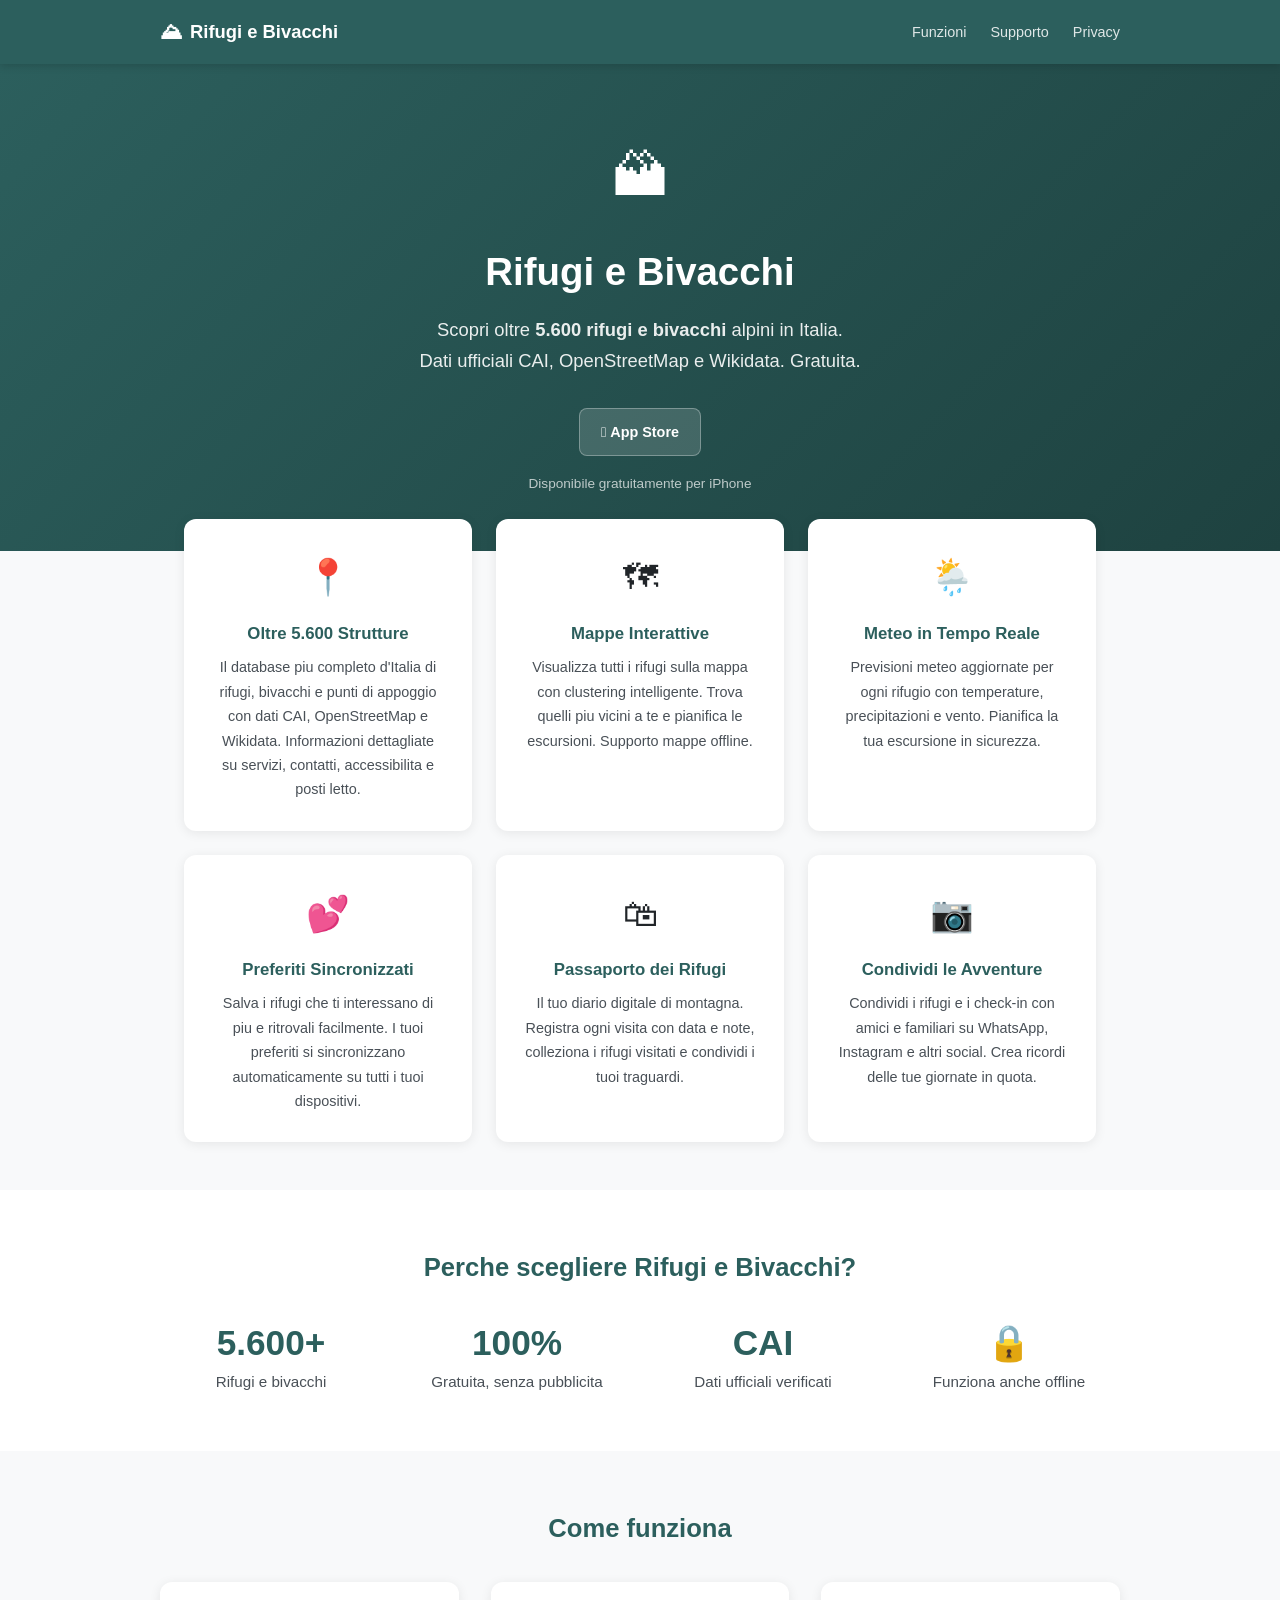
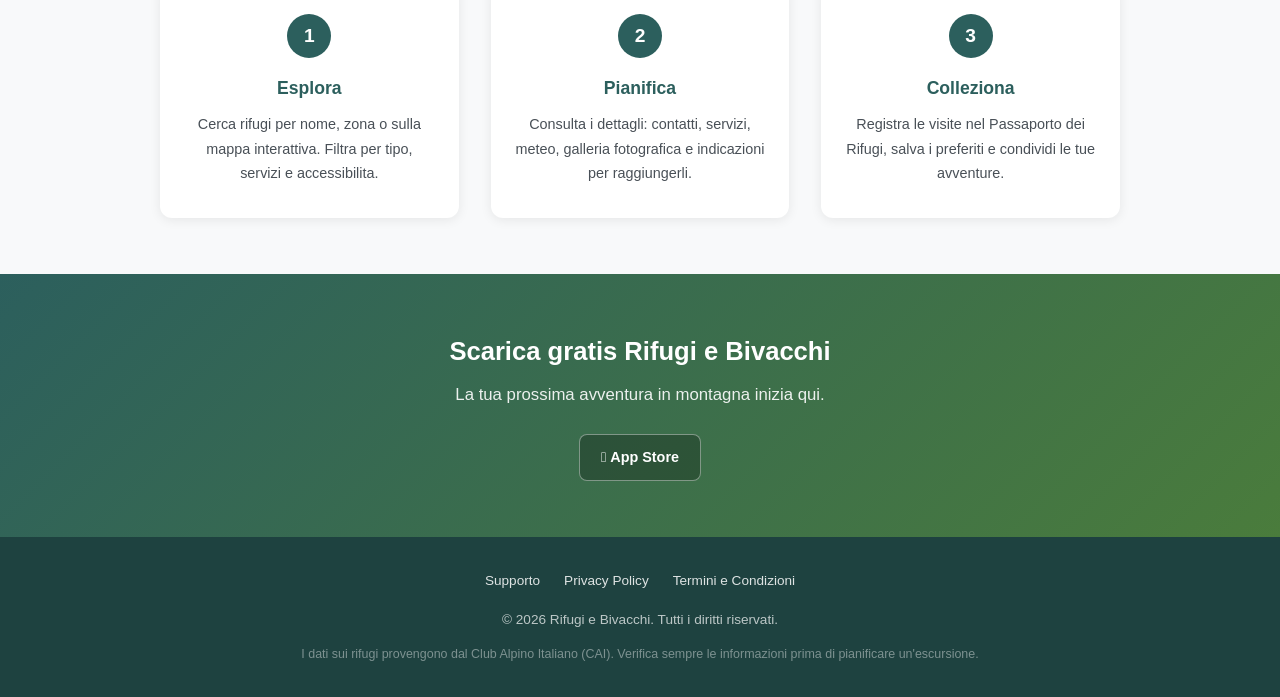
<file: index.html>
<!DOCTYPE html>
<html lang="it">
<head>
  <meta charset="UTF-8">
  <meta name="viewport" content="width=device-width, initial-scale=1.0">
  <title>Rifugi e Bivacchi — Scopri oltre 5.600 rifugi e bivacchi alpini in Italia</title>
  <meta name="description" content="L'app gratuita per scoprire oltre 5.600 rifugi e bivacchi alpini in Italia. Dati ufficiali CAI, OpenStreetMap e Wikidata. Mappe offline, meteo in tempo reale e il Passaporto dei Rifugi.">
  <meta name="keywords" content="rifugi, bivacchi, montagna, alpi, CAI, trekking, escursioni, alpinismo, hiking, dolomiti, app">
  <meta name="author" content="Rifugi e Bivacchi">
  <meta name="theme-color" content="#2C5F5D">

  <!-- Open Graph -->
  <meta property="og:title" content="Rifugi e Bivacchi — Scopri oltre 5.600 rifugi e bivacchi alpini">
  <meta property="og:description" content="L'app gratuita per esplorare oltre 5.600 rifugi e bivacchi alpini in Italia. Dati ufficiali CAI, mappe offline, meteo e il Passaporto dei Rifugi.">
  <meta property="og:type" content="website">
  <meta property="og:url" content="https://rifugibivacchi.app">
  <meta property="og:locale" content="it_IT">

  <!-- Twitter Card -->
  <meta name="twitter:card" content="summary_large_image">
  <meta name="twitter:title" content="Rifugi e Bivacchi — Scopri oltre 5.600 rifugi e bivacchi alpini">
  <meta name="twitter:description" content="L'app gratuita per esplorare oltre 5.600 rifugi e bivacchi alpini in Italia.">

  <link rel="stylesheet" href="style.css">
</head>
<body>

  <!-- Navbar -->
  <nav class="navbar">
    <div class="navbar-inner">
      <a href="index.html" class="navbar-brand">
        <span class="mountain-icon">&#9968;</span> Rifugi e Bivacchi
      </a>
      <ul class="navbar-links">
        <li><a href="#features">Funzioni</a></li>
        <li><a href="support.html">Supporto</a></li>
        <li><a href="privacy.html">Privacy</a></li>
      </ul>
    </div>
  </nav>

  <!-- Hero -->
  <section class="hero">
    <span class="mountain-emoji">&#127956;</span>
    <h1>Rifugi e Bivacchi</h1>
    <p class="subtitle">
      Scopri oltre <strong>5.600 rifugi e bivacchi</strong> alpini in Italia.<br>
      Dati ufficiali CAI, OpenStreetMap e Wikidata. Gratuita.
    </p>
    <div class="store-badges">
      <a href="https://apps.apple.com/app/id6758655300" class="store-badge" aria-label="Scarica su App Store">
        &#63743; App Store
      </a>
    </div>
    <p class="hero-note">Disponibile gratuitamente per iPhone</p>
  </section>

  <main>

    <!-- Features -->
    <section class="features" id="features">
      <div class="feature-card">
        <span class="icon">&#128205;</span>
        <h3>Oltre 5.600 Strutture</h3>
        <p>Il database piu completo d'Italia di rifugi, bivacchi e punti di appoggio con dati CAI, OpenStreetMap e Wikidata. Informazioni dettagliate su servizi, contatti, accessibilita e posti letto.</p>
      </div>
      <div class="feature-card">
        <span class="icon">&#128506;</span>
        <h3>Mappe Interattive</h3>
        <p>Visualizza tutti i rifugi sulla mappa con clustering intelligente. Trova quelli piu vicini a te e pianifica le escursioni. Supporto mappe offline.</p>
      </div>
      <div class="feature-card">
        <span class="icon">&#127782;&#65039;</span>
        <h3>Meteo in Tempo Reale</h3>
        <p>Previsioni meteo aggiornate per ogni rifugio con temperature, precipitazioni e vento. Pianifica la tua escursione in sicurezza.</p>
      </div>
      <div class="feature-card">
        <span class="icon">&#128149;</span>
        <h3>Preferiti Sincronizzati</h3>
        <p>Salva i rifugi che ti interessano di piu e ritrovali facilmente. I tuoi preferiti si sincronizzano automaticamente su tutti i tuoi dispositivi.</p>
      </div>
      <div class="feature-card">
        <span class="icon">&#128717;</span>
        <h3>Passaporto dei Rifugi</h3>
        <p>Il tuo diario digitale di montagna. Registra ogni visita con data e note, colleziona i rifugi visitati e condividi i tuoi traguardi.</p>
      </div>
      <div class="feature-card">
        <span class="icon">&#128247;</span>
        <h3>Condividi le Avventure</h3>
        <p>Condividi i rifugi e i check-in con amici e familiari su WhatsApp, Instagram e altri social. Crea ricordi delle tue giornate in quota.</p>
      </div>
    </section>

    <!-- Highlights -->
    <section class="highlights">
      <div class="highlights-inner">
        <h2>Perche scegliere Rifugi e Bivacchi?</h2>
        <div class="highlight-grid">
          <div class="highlight-item">
            <span class="highlight-number">5.600+</span>
            <span class="highlight-label">Rifugi e bivacchi</span>
          </div>
          <div class="highlight-item">
            <span class="highlight-number">100%</span>
            <span class="highlight-label">Gratuita, senza pubblicita</span>
          </div>
          <div class="highlight-item">
            <span class="highlight-number">CAI</span>
            <span class="highlight-label">Dati ufficiali verificati</span>
          </div>
          <div class="highlight-item">
            <span class="highlight-number">&#128274;</span>
            <span class="highlight-label">Funziona anche offline</span>
          </div>
        </div>
      </div>
    </section>

    <!-- How it works -->
    <section class="how-it-works">
      <div class="how-inner">
        <h2>Come funziona</h2>
        <div class="steps">
          <div class="step">
            <div class="step-number">1</div>
            <h3>Esplora</h3>
            <p>Cerca rifugi per nome, zona o sulla mappa interattiva. Filtra per tipo, servizi e accessibilita.</p>
          </div>
          <div class="step">
            <div class="step-number">2</div>
            <h3>Pianifica</h3>
            <p>Consulta i dettagli: contatti, servizi, meteo, galleria fotografica e indicazioni per raggiungerli.</p>
          </div>
          <div class="step">
            <div class="step-number">3</div>
            <h3>Colleziona</h3>
            <p>Registra le visite nel Passaporto dei Rifugi, salva i preferiti e condividi le tue avventure.</p>
          </div>
        </div>
      </div>
    </section>

    <!-- CTA -->
    <section class="cta-section">
      <h2>Scarica gratis Rifugi e Bivacchi</h2>
      <p>La tua prossima avventura in montagna inizia qui.</p>
    <div class="store-badges">
      <a href="https://apps.apple.com/app/id6758655300" class="store-badge store-badge-dark" aria-label="Scarica su App Store">
        &#63743; App Store
      </a>
    </div>
    </section>

  </main>

  <!-- Footer -->
  <footer class="site-footer">
    <ul class="footer-links">
      <li><a href="support.html">Supporto</a></li>
      <li><a href="privacy.html">Privacy Policy</a></li>
      <li><a href="terms.html">Termini e Condizioni</a></li>
    </ul>
    <p>&copy; 2026 Rifugi e Bivacchi. Tutti i diritti riservati.</p>
    <p class="footer-disclaimer">I dati sui rifugi provengono dal Club Alpino Italiano (CAI). Verifica sempre le informazioni prima di pianificare un'escursione.</p>
  </footer>

</body>
</html>
</file>
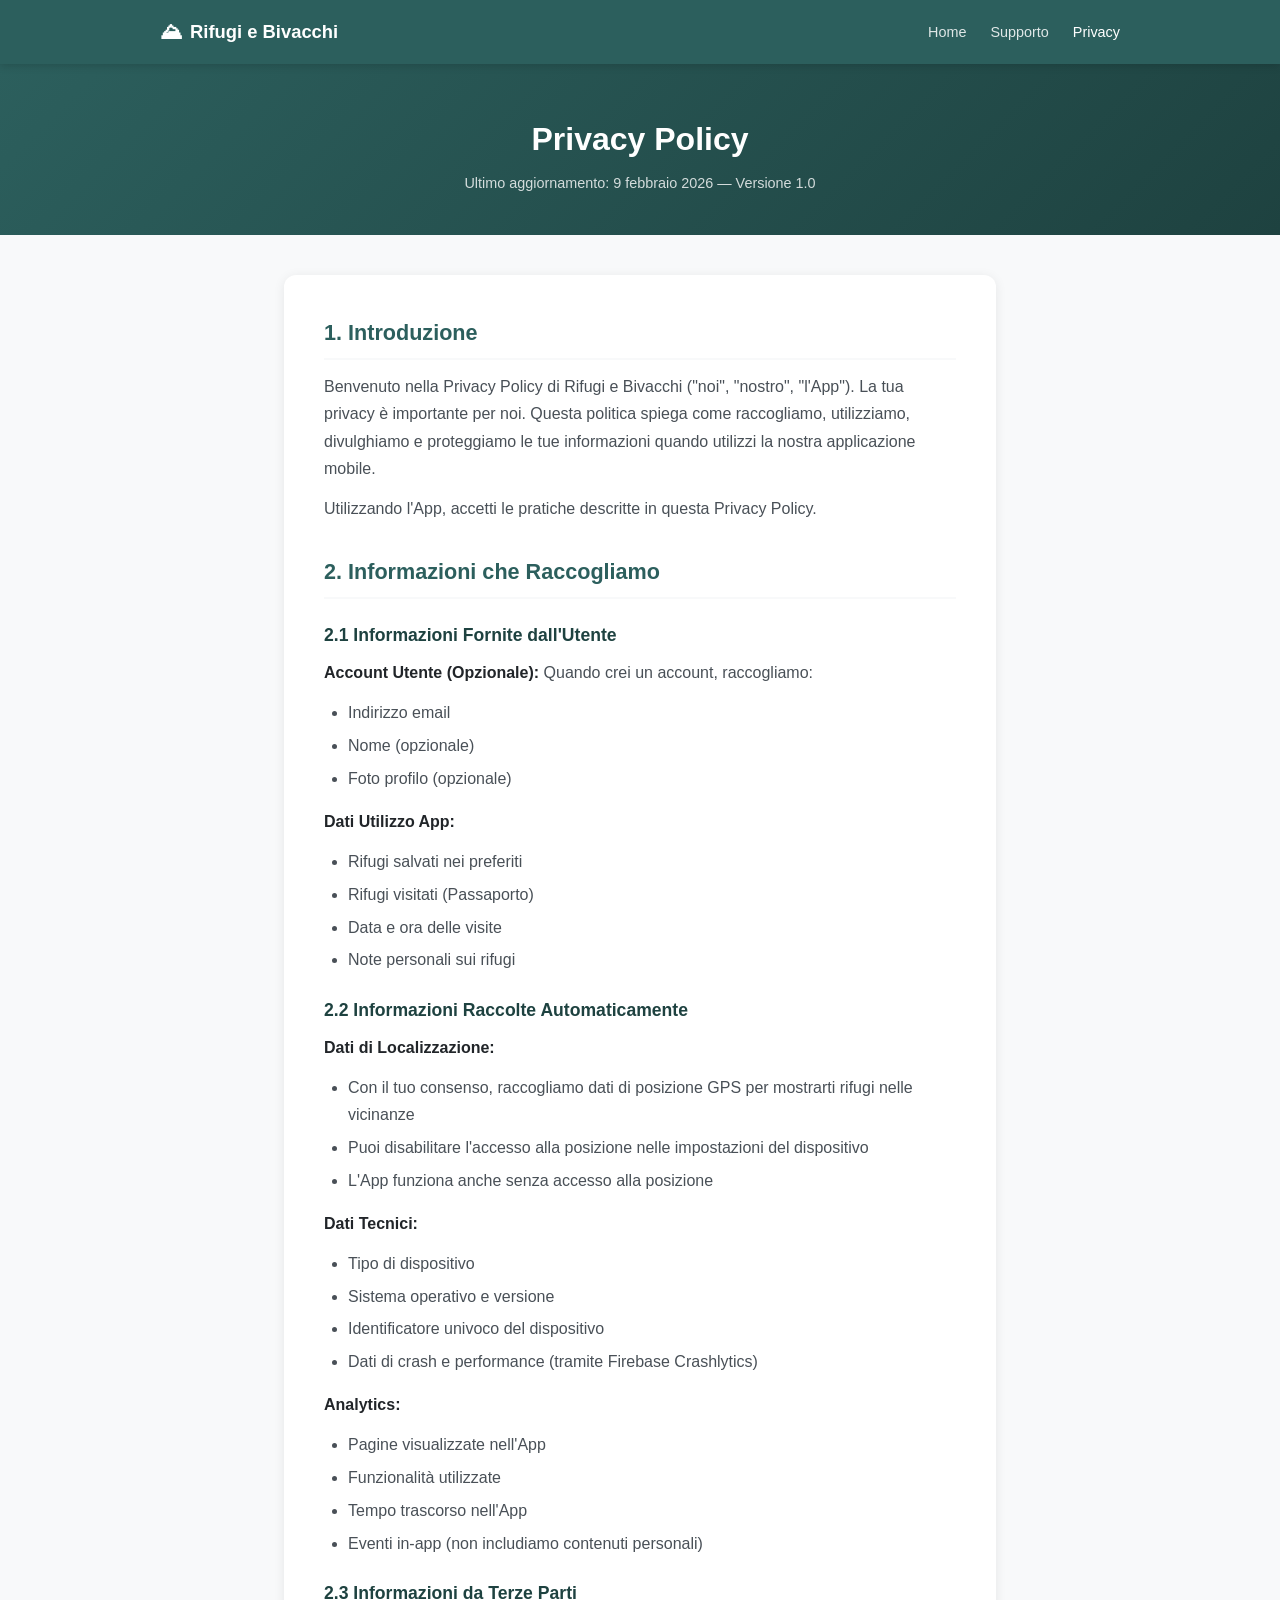
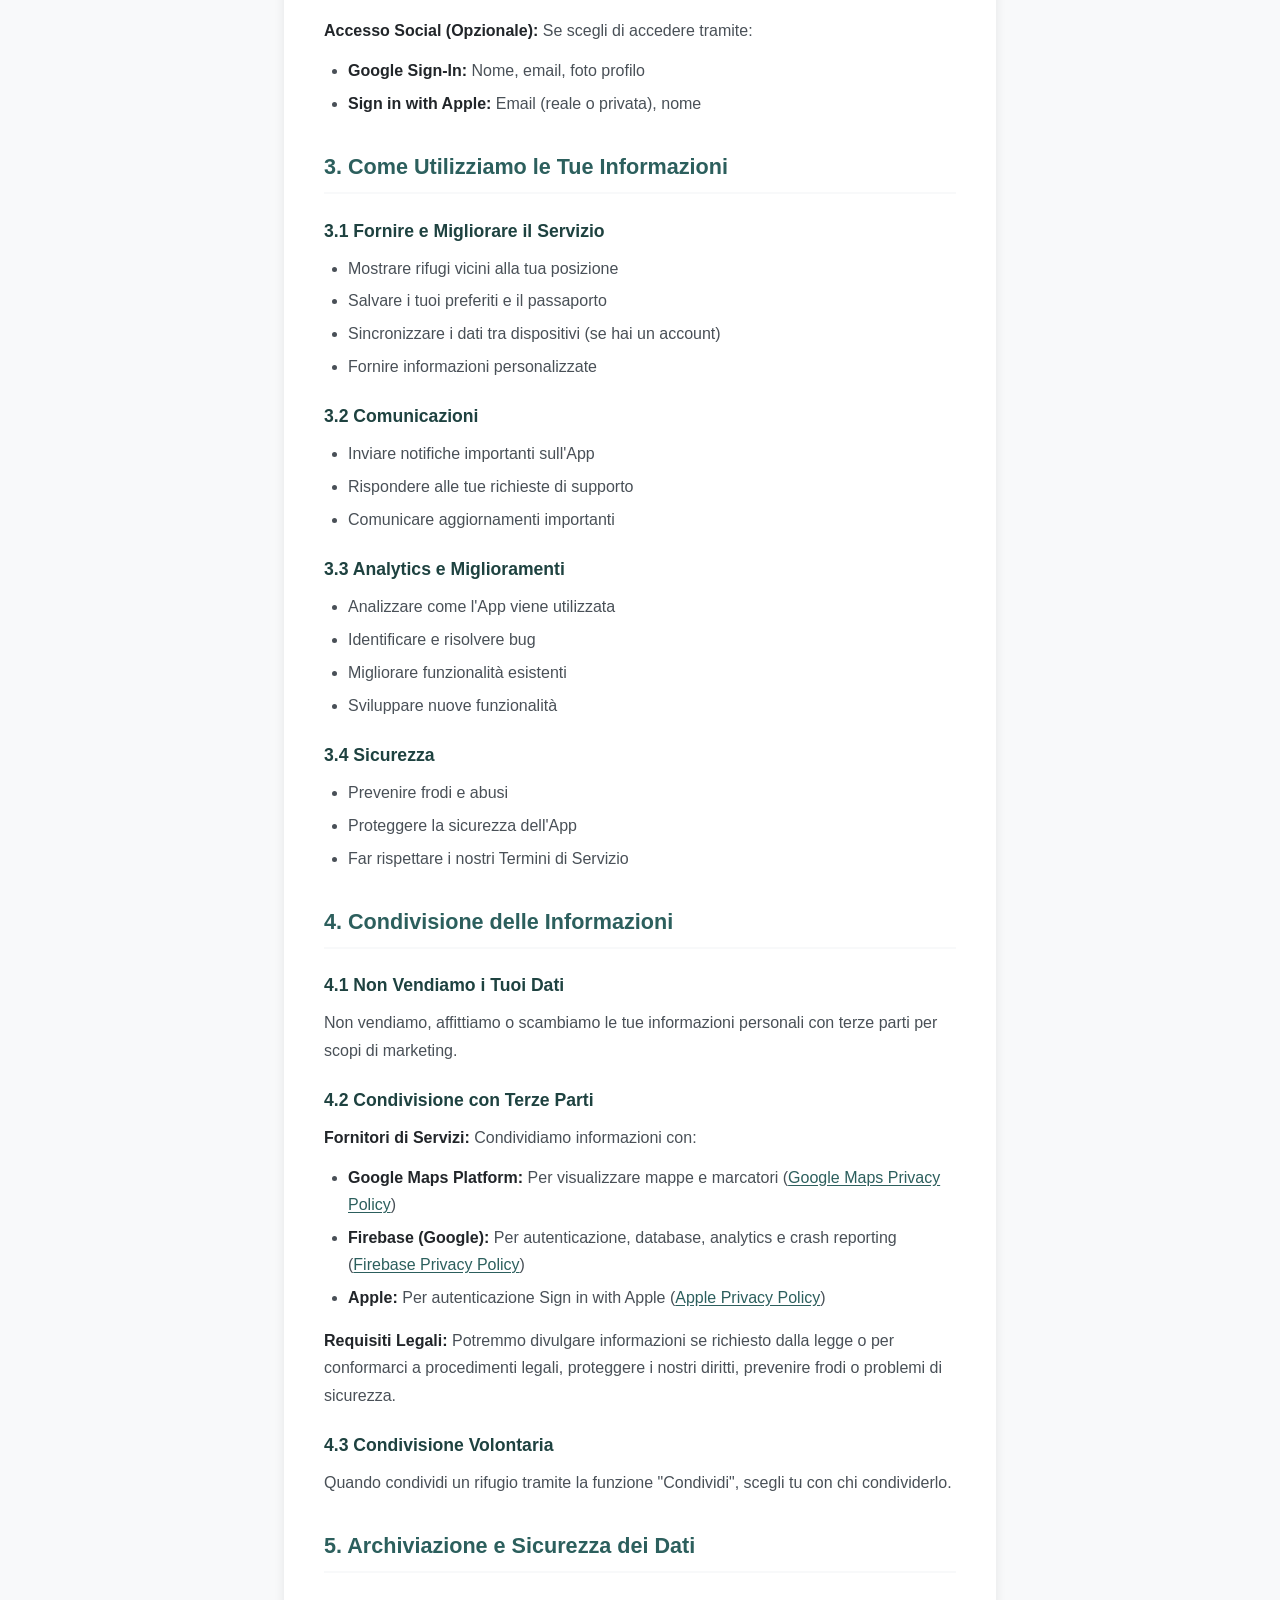
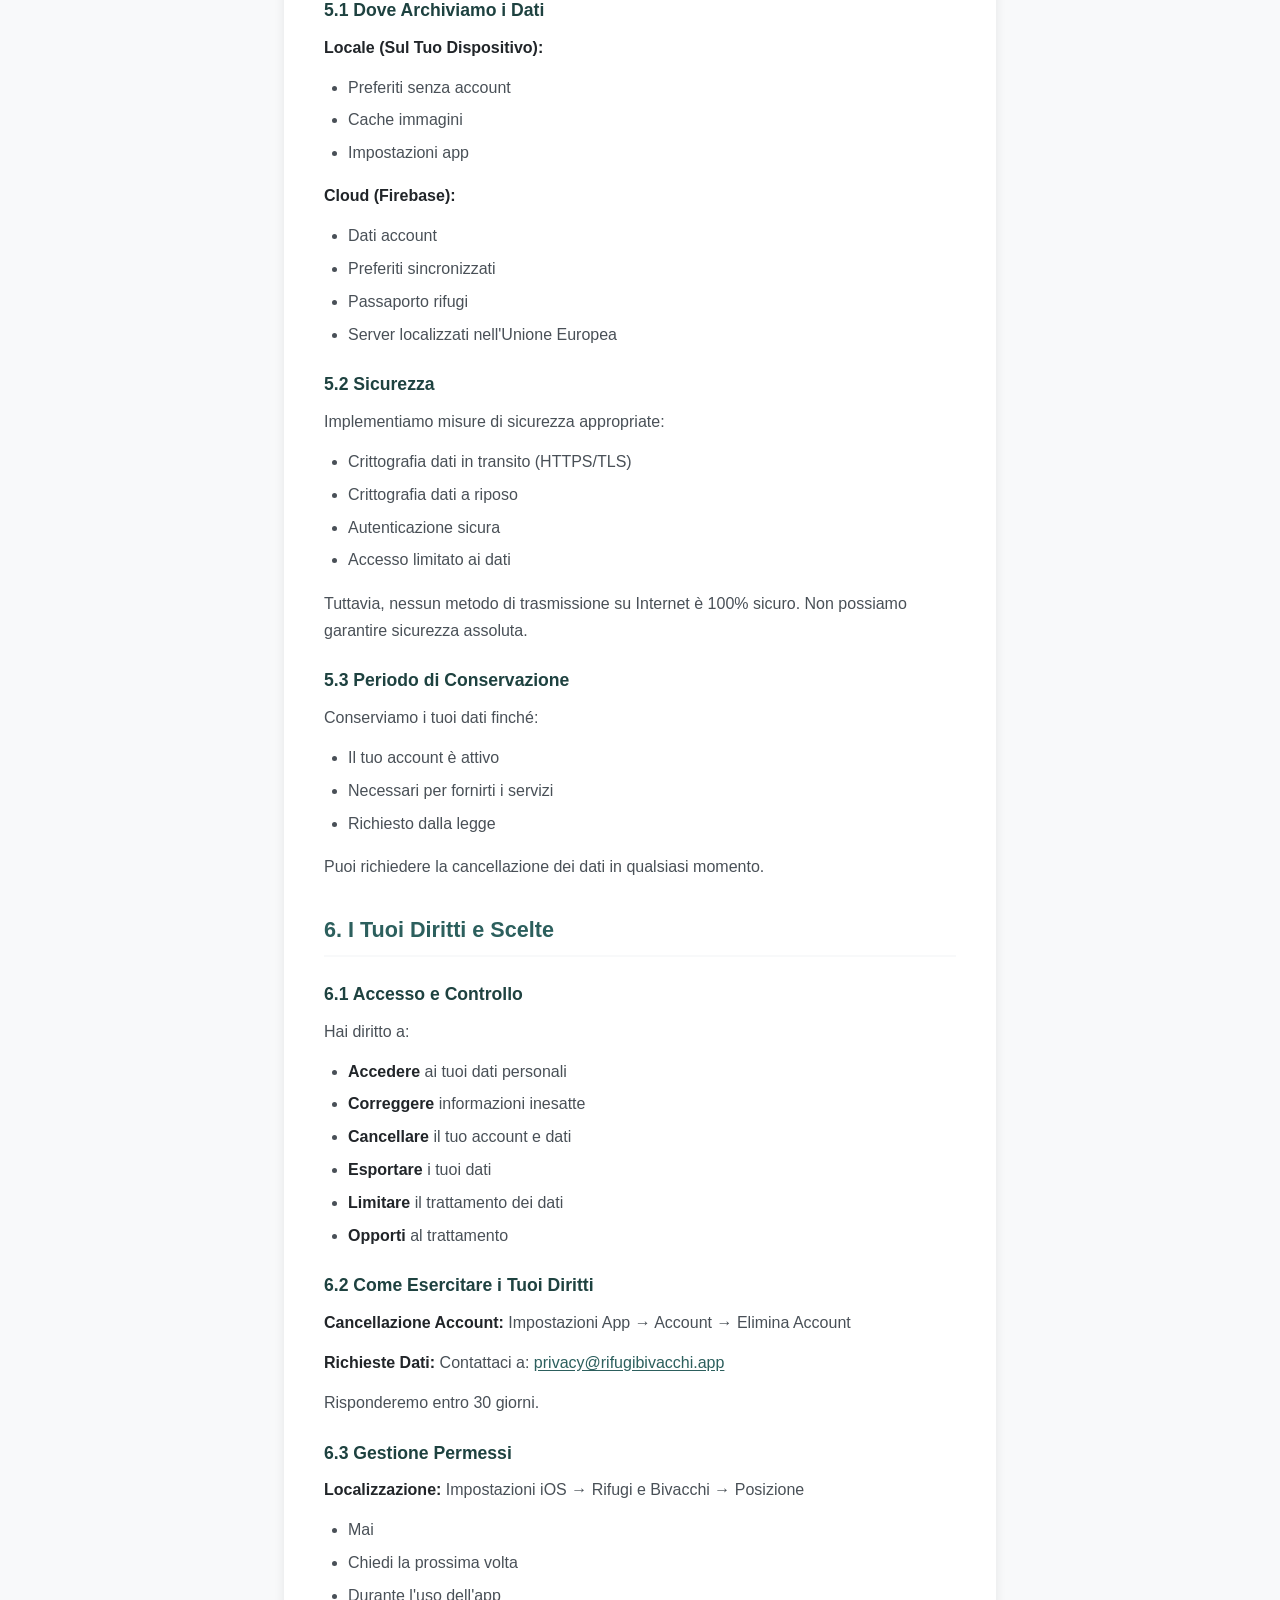
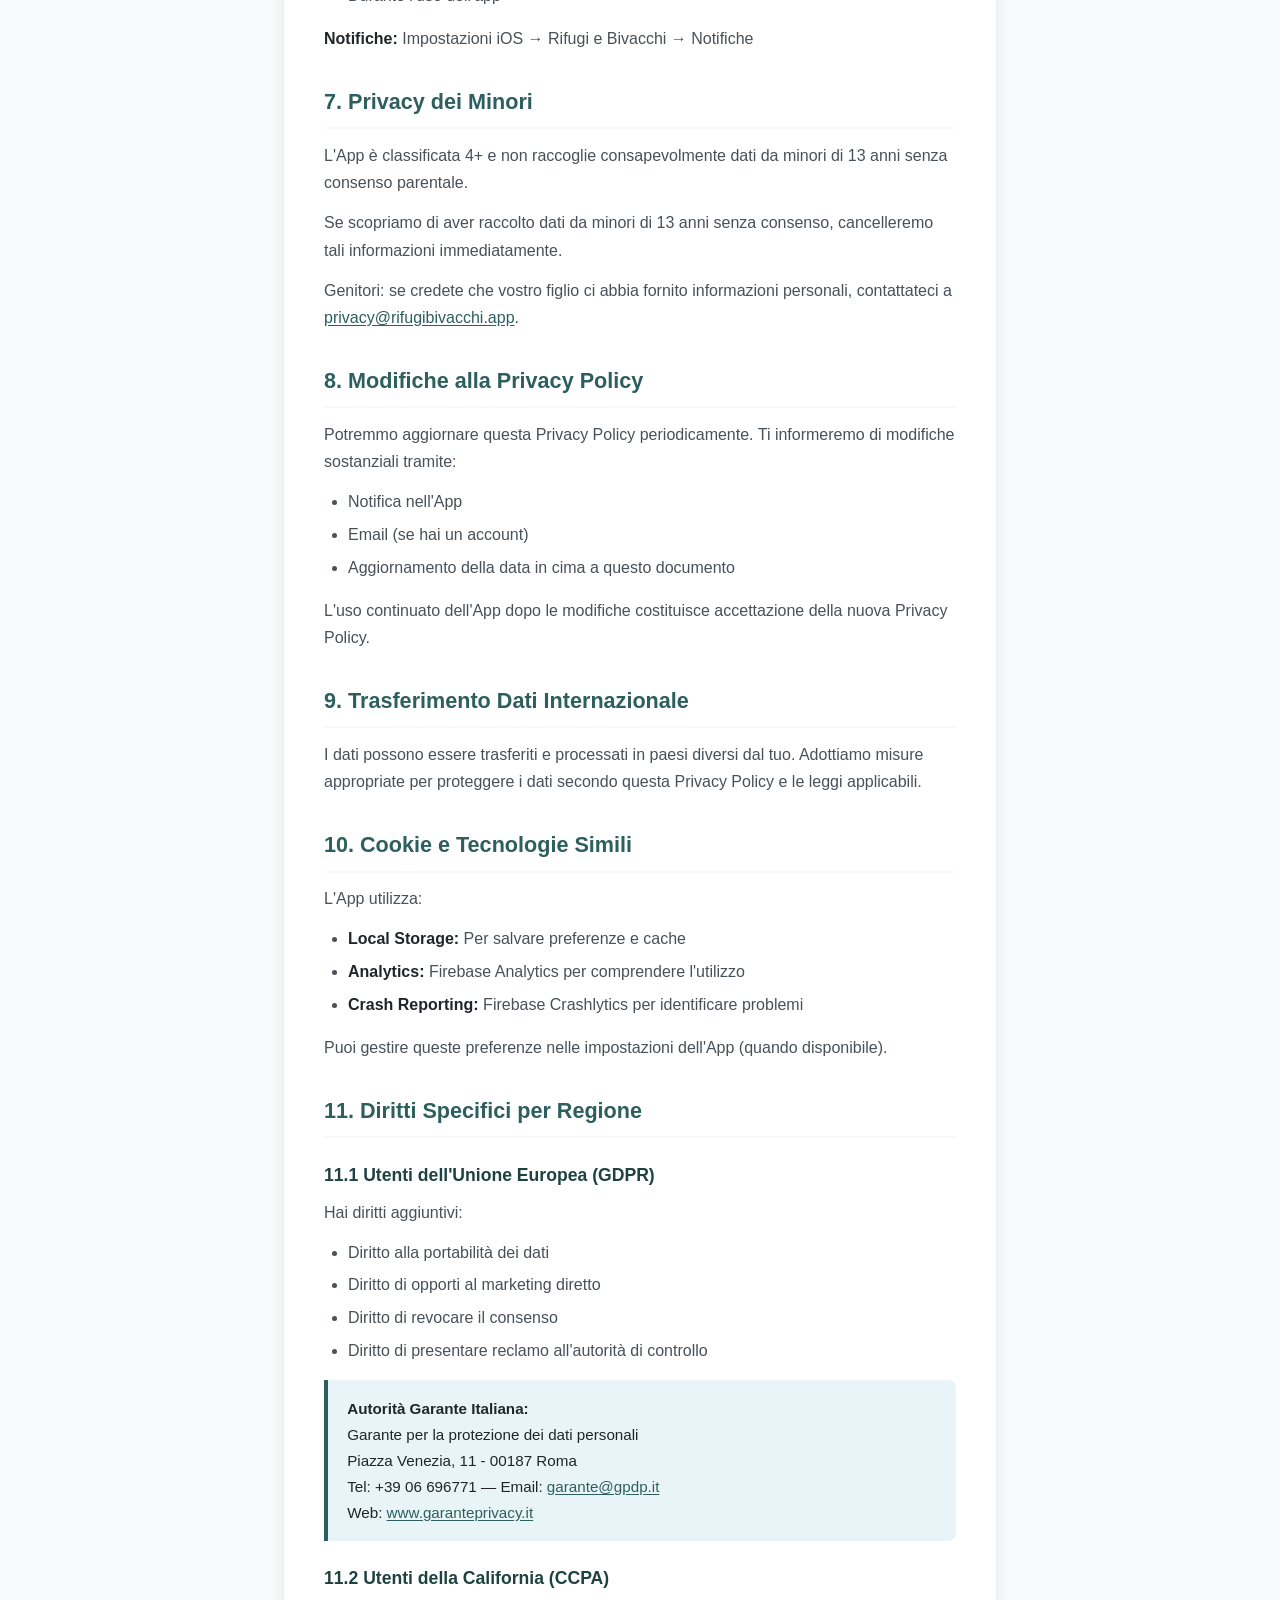
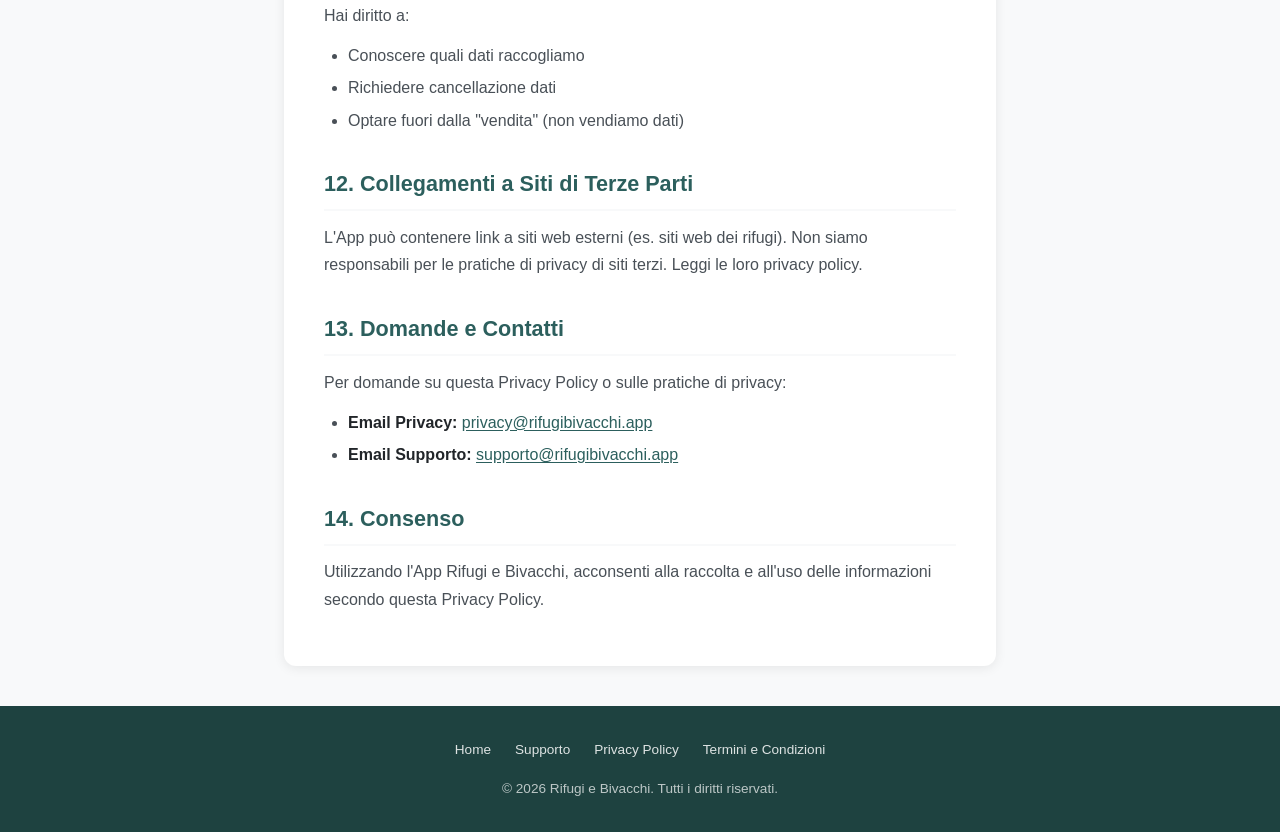
<file: privacy.html>
<!DOCTYPE html>
<html lang="it">
<head>
  <meta charset="UTF-8">
  <meta name="viewport" content="width=device-width, initial-scale=1.0">
  <title>Privacy Policy — Rifugi e Bivacchi</title>
  <meta name="description" content="Privacy Policy dell'app Rifugi e Bivacchi. Come raccogliamo, utilizziamo e proteggiamo le tue informazioni.">
  <meta name="theme-color" content="#2C5F5D">
  <link rel="stylesheet" href="style.css">
</head>
<body>

  <!-- Navbar -->
  <nav class="navbar">
    <div class="navbar-inner">
      <a href="index.html" class="navbar-brand">
        <span class="mountain-icon">&#9968;</span> Rifugi e Bivacchi
      </a>
      <ul class="navbar-links">
        <li><a href="index.html">Home</a></li>
        <li><a href="support.html">Supporto</a></li>
        <li><a href="privacy.html" class="active">Privacy</a></li>
      </ul>
    </div>
  </nav>

  <!-- Header -->
  <div class="page-header">
    <h1>Privacy Policy</h1>
    <p class="last-updated">Ultimo aggiornamento: 9 febbraio 2026 &mdash; Versione 1.0</p>
  </div>

  <!-- Content -->
  <main class="content">
    <div class="content-card">

      <h2>1. Introduzione</h2>
      <p>Benvenuto nella Privacy Policy di Rifugi e Bivacchi ("noi", "nostro", "l'App"). La tua privacy è importante per noi. Questa politica spiega come raccogliamo, utilizziamo, divulghiamo e proteggiamo le tue informazioni quando utilizzi la nostra applicazione mobile.</p>
      <p>Utilizzando l'App, accetti le pratiche descritte in questa Privacy Policy.</p>

      <h2>2. Informazioni che Raccogliamo</h2>

      <h3>2.1 Informazioni Fornite dall'Utente</h3>
      <p><strong>Account Utente (Opzionale):</strong> Quando crei un account, raccogliamo:</p>
      <ul>
        <li>Indirizzo email</li>
        <li>Nome (opzionale)</li>
        <li>Foto profilo (opzionale)</li>
      </ul>
      <p><strong>Dati Utilizzo App:</strong></p>
      <ul>
        <li>Rifugi salvati nei preferiti</li>
        <li>Rifugi visitati (Passaporto)</li>
        <li>Data e ora delle visite</li>
        <li>Note personali sui rifugi</li>
      </ul>

      <h3>2.2 Informazioni Raccolte Automaticamente</h3>
      <p><strong>Dati di Localizzazione:</strong></p>
      <ul>
        <li>Con il tuo consenso, raccogliamo dati di posizione GPS per mostrarti rifugi nelle vicinanze</li>
        <li>Puoi disabilitare l'accesso alla posizione nelle impostazioni del dispositivo</li>
        <li>L'App funziona anche senza accesso alla posizione</li>
      </ul>
      <p><strong>Dati Tecnici:</strong></p>
      <ul>
        <li>Tipo di dispositivo</li>
        <li>Sistema operativo e versione</li>
        <li>Identificatore univoco del dispositivo</li>
        <li>Dati di crash e performance (tramite Firebase Crashlytics)</li>
      </ul>
      <p><strong>Analytics:</strong></p>
      <ul>
        <li>Pagine visualizzate nell'App</li>
        <li>Funzionalità utilizzate</li>
        <li>Tempo trascorso nell'App</li>
        <li>Eventi in-app (non includiamo contenuti personali)</li>
      </ul>

      <h3>2.3 Informazioni da Terze Parti</h3>
      <p><strong>Accesso Social (Opzionale):</strong> Se scegli di accedere tramite:</p>
      <ul>
        <li><strong>Google Sign-In:</strong> Nome, email, foto profilo</li>
        <li><strong>Sign in with Apple:</strong> Email (reale o privata), nome</li>
      </ul>

      <h2>3. Come Utilizziamo le Tue Informazioni</h2>

      <h3>3.1 Fornire e Migliorare il Servizio</h3>
      <ul>
        <li>Mostrare rifugi vicini alla tua posizione</li>
        <li>Salvare i tuoi preferiti e il passaporto</li>
        <li>Sincronizzare i dati tra dispositivi (se hai un account)</li>
        <li>Fornire informazioni personalizzate</li>
      </ul>

      <h3>3.2 Comunicazioni</h3>
      <ul>
        <li>Inviare notifiche importanti sull'App</li>
        <li>Rispondere alle tue richieste di supporto</li>
        <li>Comunicare aggiornamenti importanti</li>
      </ul>

      <h3>3.3 Analytics e Miglioramenti</h3>
      <ul>
        <li>Analizzare come l'App viene utilizzata</li>
        <li>Identificare e risolvere bug</li>
        <li>Migliorare funzionalità esistenti</li>
        <li>Sviluppare nuove funzionalità</li>
      </ul>

      <h3>3.4 Sicurezza</h3>
      <ul>
        <li>Prevenire frodi e abusi</li>
        <li>Proteggere la sicurezza dell'App</li>
        <li>Far rispettare i nostri Termini di Servizio</li>
      </ul>

      <h2>4. Condivisione delle Informazioni</h2>

      <h3>4.1 Non Vendiamo i Tuoi Dati</h3>
      <p>Non vendiamo, affittiamo o scambiamo le tue informazioni personali con terze parti per scopi di marketing.</p>

      <h3>4.2 Condivisione con Terze Parti</h3>
      <p><strong>Fornitori di Servizi:</strong> Condividiamo informazioni con:</p>
      <ul>
        <li><strong>Google Maps Platform:</strong> Per visualizzare mappe e marcatori (<a href="https://policies.google.com/privacy" target="_blank" rel="noopener">Google Maps Privacy Policy</a>)</li>
        <li><strong>Firebase (Google):</strong> Per autenticazione, database, analytics e crash reporting (<a href="https://firebase.google.com/support/privacy" target="_blank" rel="noopener">Firebase Privacy Policy</a>)</li>
        <li><strong>Apple:</strong> Per autenticazione Sign in with Apple (<a href="https://www.apple.com/legal/privacy/" target="_blank" rel="noopener">Apple Privacy Policy</a>)</li>
      </ul>
      <p><strong>Requisiti Legali:</strong> Potremmo divulgare informazioni se richiesto dalla legge o per conformarci a procedimenti legali, proteggere i nostri diritti, prevenire frodi o problemi di sicurezza.</p>

      <h3>4.3 Condivisione Volontaria</h3>
      <p>Quando condividi un rifugio tramite la funzione "Condividi", scegli tu con chi condividerlo.</p>

      <h2>5. Archiviazione e Sicurezza dei Dati</h2>

      <h3>5.1 Dove Archiviamo i Dati</h3>
      <p><strong>Locale (Sul Tuo Dispositivo):</strong></p>
      <ul>
        <li>Preferiti senza account</li>
        <li>Cache immagini</li>
        <li>Impostazioni app</li>
      </ul>
      <p><strong>Cloud (Firebase):</strong></p>
      <ul>
        <li>Dati account</li>
        <li>Preferiti sincronizzati</li>
        <li>Passaporto rifugi</li>
        <li>Server localizzati nell'Unione Europea</li>
      </ul>

      <h3>5.2 Sicurezza</h3>
      <p>Implementiamo misure di sicurezza appropriate:</p>
      <ul>
        <li>Crittografia dati in transito (HTTPS/TLS)</li>
        <li>Crittografia dati a riposo</li>
        <li>Autenticazione sicura</li>
        <li>Accesso limitato ai dati</li>
      </ul>
      <p>Tuttavia, nessun metodo di trasmissione su Internet è 100% sicuro. Non possiamo garantire sicurezza assoluta.</p>

      <h3>5.3 Periodo di Conservazione</h3>
      <p>Conserviamo i tuoi dati finché:</p>
      <ul>
        <li>Il tuo account è attivo</li>
        <li>Necessari per fornirti i servizi</li>
        <li>Richiesto dalla legge</li>
      </ul>
      <p>Puoi richiedere la cancellazione dei dati in qualsiasi momento.</p>

      <h2>6. I Tuoi Diritti e Scelte</h2>

      <h3>6.1 Accesso e Controllo</h3>
      <p>Hai diritto a:</p>
      <ul>
        <li><strong>Accedere</strong> ai tuoi dati personali</li>
        <li><strong>Correggere</strong> informazioni inesatte</li>
        <li><strong>Cancellare</strong> il tuo account e dati</li>
        <li><strong>Esportare</strong> i tuoi dati</li>
        <li><strong>Limitare</strong> il trattamento dei dati</li>
        <li><strong>Opporti</strong> al trattamento</li>
      </ul>

      <h3>6.2 Come Esercitare i Tuoi Diritti</h3>
      <p><strong>Cancellazione Account:</strong> Impostazioni App &rarr; Account &rarr; Elimina Account</p>
      <p><strong>Richieste Dati:</strong> Contattaci a: <a href="mailto:privacy@rifugibivacchi.app">privacy@rifugibivacchi.app</a></p>
      <p>Risponderemo entro 30 giorni.</p>

      <h3>6.3 Gestione Permessi</h3>
      <p><strong>Localizzazione:</strong> Impostazioni iOS &rarr; Rifugi e Bivacchi &rarr; Posizione</p>
      <ul>
        <li>Mai</li>
        <li>Chiedi la prossima volta</li>
        <li>Durante l'uso dell'app</li>
      </ul>
      <p><strong>Notifiche:</strong> Impostazioni iOS &rarr; Rifugi e Bivacchi &rarr; Notifiche</p>

      <h2>7. Privacy dei Minori</h2>
      <p>L'App è classificata 4+ e non raccoglie consapevolmente dati da minori di 13 anni senza consenso parentale.</p>
      <p>Se scopriamo di aver raccolto dati da minori di 13 anni senza consenso, cancelleremo tali informazioni immediatamente.</p>
      <p>Genitori: se credete che vostro figlio ci abbia fornito informazioni personali, contattateci a <a href="mailto:privacy@rifugibivacchi.app">privacy@rifugibivacchi.app</a>.</p>

      <h2>8. Modifiche alla Privacy Policy</h2>
      <p>Potremmo aggiornare questa Privacy Policy periodicamente. Ti informeremo di modifiche sostanziali tramite:</p>
      <ul>
        <li>Notifica nell'App</li>
        <li>Email (se hai un account)</li>
        <li>Aggiornamento della data in cima a questo documento</li>
      </ul>
      <p>L'uso continuato dell'App dopo le modifiche costituisce accettazione della nuova Privacy Policy.</p>

      <h2>9. Trasferimento Dati Internazionale</h2>
      <p>I dati possono essere trasferiti e processati in paesi diversi dal tuo. Adottiamo misure appropriate per proteggere i dati secondo questa Privacy Policy e le leggi applicabili.</p>

      <h2>10. Cookie e Tecnologie Simili</h2>
      <p>L'App utilizza:</p>
      <ul>
        <li><strong>Local Storage:</strong> Per salvare preferenze e cache</li>
        <li><strong>Analytics:</strong> Firebase Analytics per comprendere l'utilizzo</li>
        <li><strong>Crash Reporting:</strong> Firebase Crashlytics per identificare problemi</li>
      </ul>
      <p>Puoi gestire queste preferenze nelle impostazioni dell'App (quando disponibile).</p>

      <h2>11. Diritti Specifici per Regione</h2>

      <h3>11.1 Utenti dell'Unione Europea (GDPR)</h3>
      <p>Hai diritti aggiuntivi:</p>
      <ul>
        <li>Diritto alla portabilità dei dati</li>
        <li>Diritto di opporti al marketing diretto</li>
        <li>Diritto di revocare il consenso</li>
        <li>Diritto di presentare reclamo all'autorità di controllo</li>
      </ul>
      <div class="info-box">
        <strong>Autorità Garante Italiana:</strong><br>
        Garante per la protezione dei dati personali<br>
        Piazza Venezia, 11 - 00187 Roma<br>
        Tel: +39 06 696771 &mdash; Email: <a href="mailto:garante@gpdp.it">garante@gpdp.it</a><br>
        Web: <a href="https://www.garanteprivacy.it" target="_blank" rel="noopener">www.garanteprivacy.it</a>
      </div>

      <h3>11.2 Utenti della California (CCPA)</h3>
      <p>Hai diritto a:</p>
      <ul>
        <li>Conoscere quali dati raccogliamo</li>
        <li>Richiedere cancellazione dati</li>
        <li>Optare fuori dalla "vendita" (non vendiamo dati)</li>
      </ul>

      <h2>12. Collegamenti a Siti di Terze Parti</h2>
      <p>L'App può contenere link a siti web esterni (es. siti web dei rifugi). Non siamo responsabili per le pratiche di privacy di siti terzi. Leggi le loro privacy policy.</p>

      <h2>13. Domande e Contatti</h2>
      <p>Per domande su questa Privacy Policy o sulle pratiche di privacy:</p>
      <ul>
        <li><strong>Email Privacy:</strong> <a href="mailto:privacy@rifugibivacchi.app">privacy@rifugibivacchi.app</a></li>
        <li><strong>Email Supporto:</strong> <a href="mailto:supporto@rifugibivacchi.app">supporto@rifugibivacchi.app</a></li>
      </ul>

      <h2>14. Consenso</h2>
      <p>Utilizzando l'App Rifugi e Bivacchi, acconsenti alla raccolta e all'uso delle informazioni secondo questa Privacy Policy.</p>

    </div>
  </main>

  <!-- Footer -->
  <footer class="site-footer">
    <ul class="footer-links">
      <li><a href="index.html">Home</a></li>
      <li><a href="support.html">Supporto</a></li>
      <li><a href="privacy.html">Privacy Policy</a></li>
      <li><a href="terms.html">Termini e Condizioni</a></li>
    </ul>
    <p>&copy; 2026 Rifugi e Bivacchi. Tutti i diritti riservati.</p>
  </footer>

</body>
</html>
</file>
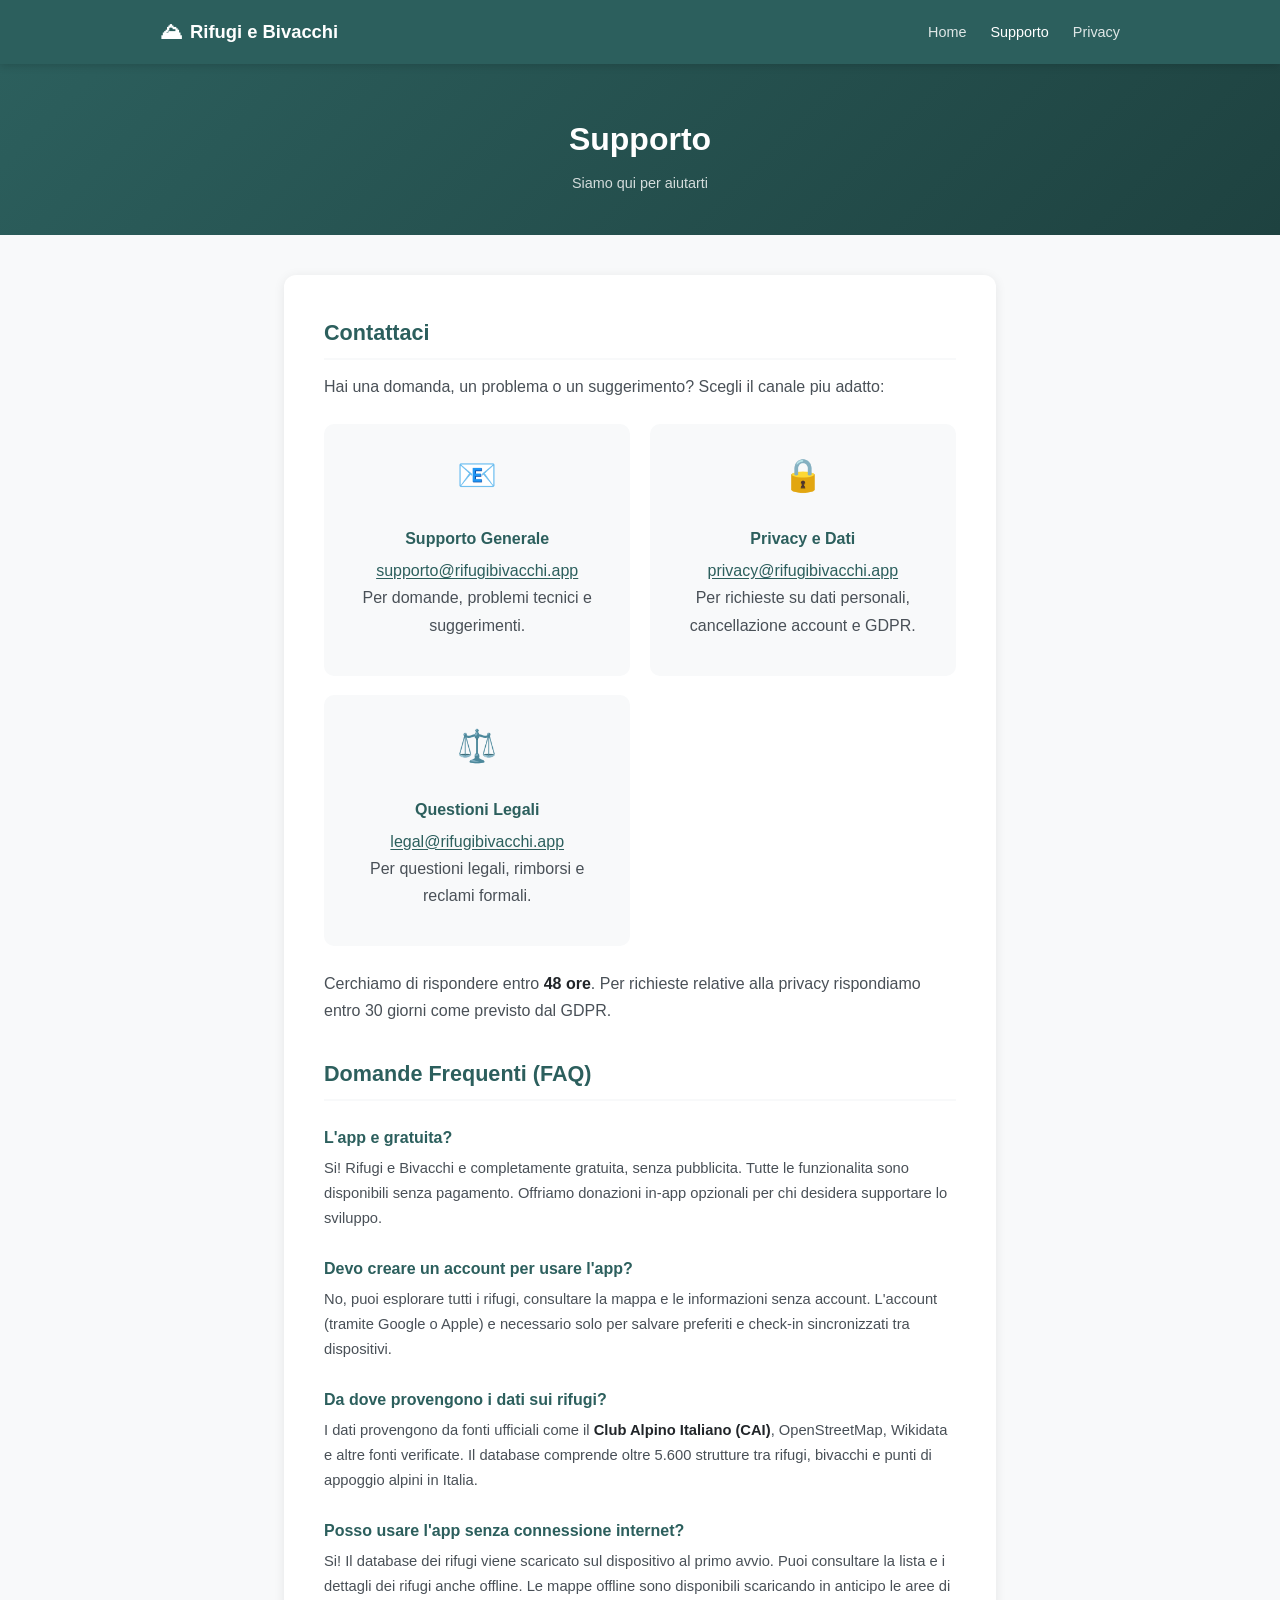
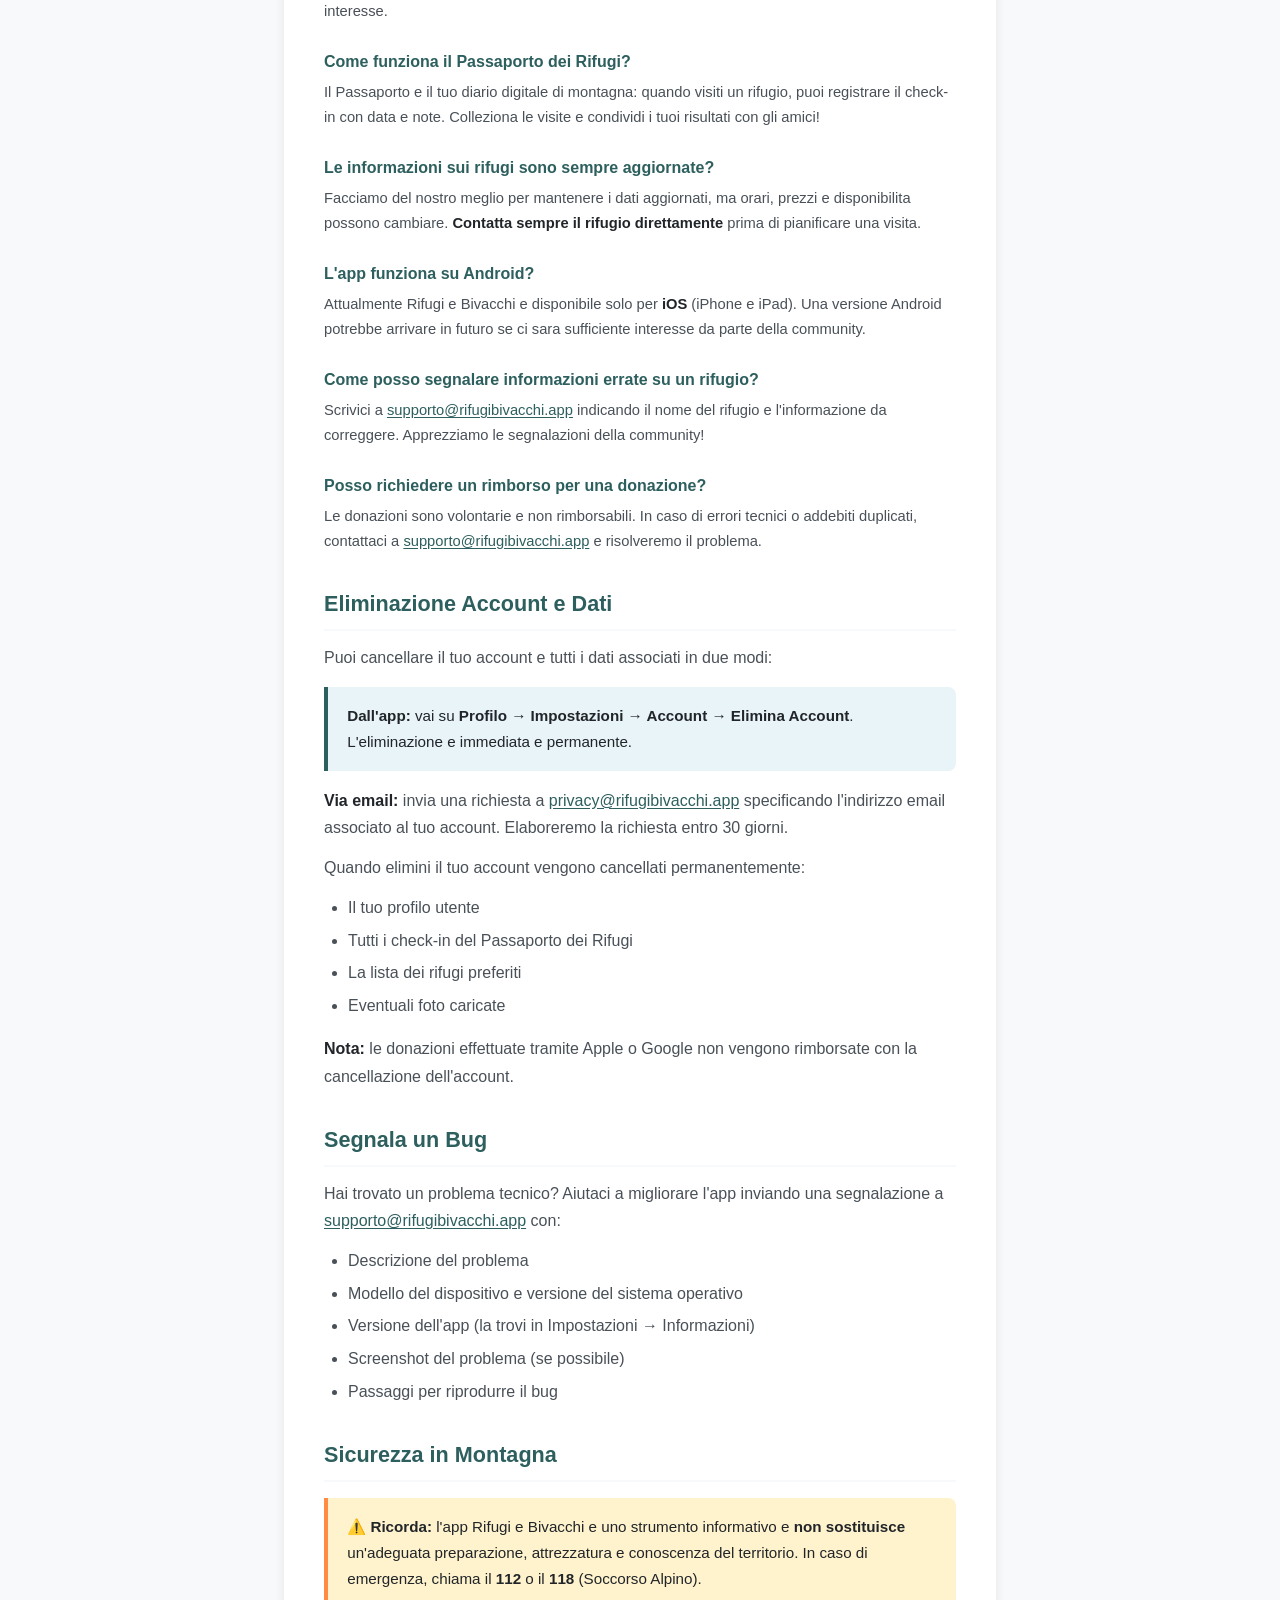
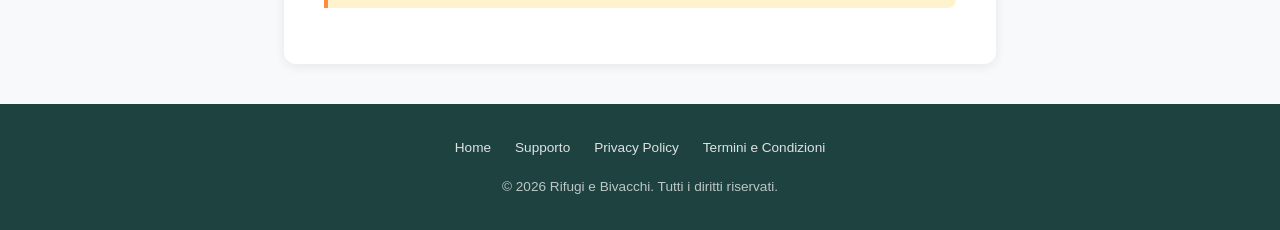
<file: support.html>
<!DOCTYPE html>
<html lang="it">
<head>
  <meta charset="UTF-8">
  <meta name="viewport" content="width=device-width, initial-scale=1.0">
  <title>Supporto — Rifugi e Bivacchi</title>
  <meta name="description" content="Hai bisogno di aiuto con l'app Rifugi e Bivacchi? Trova risposte alle domande frequenti, contattaci o richiedi la cancellazione del tuo account.">
  <meta name="theme-color" content="#2C5F5D">

  <!-- Open Graph -->
  <meta property="og:title" content="Supporto — Rifugi e Bivacchi">
  <meta property="og:description" content="Trova risposte alle domande frequenti o contattaci per assistenza con l'app Rifugi e Bivacchi.">
  <meta property="og:type" content="website">
  <meta property="og:url" content="https://rifugibivacchi.app/support">
  <meta property="og:locale" content="it_IT">

  <link rel="stylesheet" href="style.css">
</head>
<body>

  <!-- Navbar -->
  <nav class="navbar">
    <div class="navbar-inner">
      <a href="index.html" class="navbar-brand">
        <span class="mountain-icon">&#9968;</span> Rifugi e Bivacchi
      </a>
      <ul class="navbar-links">
        <li><a href="index.html">Home</a></li>
        <li><a href="support.html" class="active">Supporto</a></li>
        <li><a href="privacy.html">Privacy</a></li>
      </ul>
    </div>
  </nav>

  <!-- Header -->
  <div class="page-header">
    <h1>Supporto</h1>
    <p class="last-updated">Siamo qui per aiutarti</p>
  </div>

  <!-- Content -->
  <main class="content">
    <div class="content-card">

      <h2>Contattaci</h2>
      <p>Hai una domanda, un problema o un suggerimento? Scegli il canale piu adatto:</p>

      <div class="contact-grid">
        <div class="contact-card">
          <span class="icon">&#128231;</span>
          <h3>Supporto Generale</h3>
          <a href="mailto:supporto@rifugibivacchi.app">supporto@rifugibivacchi.app</a>
          <p>Per domande, problemi tecnici e suggerimenti.</p>
        </div>
        <div class="contact-card">
          <span class="icon">&#128274;</span>
          <h3>Privacy e Dati</h3>
          <a href="mailto:privacy@rifugibivacchi.app">privacy@rifugibivacchi.app</a>
          <p>Per richieste su dati personali, cancellazione account e GDPR.</p>
        </div>
        <div class="contact-card">
          <span class="icon">&#9878;&#65039;</span>
          <h3>Questioni Legali</h3>
          <a href="mailto:legal@rifugibivacchi.app">legal@rifugibivacchi.app</a>
          <p>Per questioni legali, rimborsi e reclami formali.</p>
        </div>
      </div>

      <p>Cerchiamo di rispondere entro <strong>48 ore</strong>. Per richieste relative alla privacy rispondiamo entro 30 giorni come previsto dal GDPR.</p>

      <h2>Domande Frequenti (FAQ)</h2>

      <div class="faq-item">
        <h3>L'app e gratuita?</h3>
        <p>Si! Rifugi e Bivacchi e completamente gratuita, senza pubblicita. Tutte le funzionalita sono disponibili senza pagamento. Offriamo donazioni in-app opzionali per chi desidera supportare lo sviluppo.</p>
      </div>

      <div class="faq-item">
        <h3>Devo creare un account per usare l'app?</h3>
        <p>No, puoi esplorare tutti i rifugi, consultare la mappa e le informazioni senza account. L'account (tramite Google o Apple) e necessario solo per salvare preferiti e check-in sincronizzati tra dispositivi.</p>
      </div>

      <div class="faq-item">
        <h3>Da dove provengono i dati sui rifugi?</h3>
        <p>I dati provengono da fonti ufficiali come il <strong>Club Alpino Italiano (CAI)</strong>, OpenStreetMap, Wikidata e altre fonti verificate. Il database comprende oltre 5.600 strutture tra rifugi, bivacchi e punti di appoggio alpini in Italia.</p>
      </div>

      <div class="faq-item">
        <h3>Posso usare l'app senza connessione internet?</h3>
        <p>Si! Il database dei rifugi viene scaricato sul dispositivo al primo avvio. Puoi consultare la lista e i dettagli dei rifugi anche offline. Le mappe offline sono disponibili scaricando in anticipo le aree di interesse.</p>
      </div>

      <div class="faq-item">
        <h3>Come funziona il Passaporto dei Rifugi?</h3>
        <p>Il Passaporto e il tuo diario digitale di montagna: quando visiti un rifugio, puoi registrare il check-in con data e note. Colleziona le visite e condividi i tuoi risultati con gli amici!</p>
      </div>

      <div class="faq-item">
        <h3>Le informazioni sui rifugi sono sempre aggiornate?</h3>
        <p>Facciamo del nostro meglio per mantenere i dati aggiornati, ma orari, prezzi e disponibilita possono cambiare. <strong>Contatta sempre il rifugio direttamente</strong> prima di pianificare una visita.</p>
      </div>

      <div class="faq-item">
        <h3>L'app funziona su Android?</h3>
        <p>Attualmente Rifugi e Bivacchi e disponibile solo per <strong>iOS</strong> (iPhone e iPad). Una versione Android potrebbe arrivare in futuro se ci sara sufficiente interesse da parte della community.</p>
      </div>

      <div class="faq-item">
        <h3>Come posso segnalare informazioni errate su un rifugio?</h3>
        <p>Scrivici a <a href="mailto:supporto@rifugibivacchi.app">supporto@rifugibivacchi.app</a> indicando il nome del rifugio e l'informazione da correggere. Apprezziamo le segnalazioni della community!</p>
      </div>

      <div class="faq-item">
        <h3>Posso richiedere un rimborso per una donazione?</h3>
        <p>Le donazioni sono volontarie e non rimborsabili. In caso di errori tecnici o addebiti duplicati, contattaci a <a href="mailto:supporto@rifugibivacchi.app">supporto@rifugibivacchi.app</a> e risolveremo il problema.</p>
      </div>

      <h2>Eliminazione Account e Dati</h2>
      <p>Puoi cancellare il tuo account e tutti i dati associati in due modi:</p>

      <div class="info-box">
        <strong>Dall'app:</strong> vai su <strong>Profilo &rarr; Impostazioni &rarr; Account &rarr; Elimina Account</strong>. L'eliminazione e immediata e permanente.
      </div>

      <p><strong>Via email:</strong> invia una richiesta a <a href="mailto:privacy@rifugibivacchi.app">privacy@rifugibivacchi.app</a> specificando l'indirizzo email associato al tuo account. Elaboreremo la richiesta entro 30 giorni.</p>

      <p>Quando elimini il tuo account vengono cancellati permanentemente:</p>
      <ul>
        <li>Il tuo profilo utente</li>
        <li>Tutti i check-in del Passaporto dei Rifugi</li>
        <li>La lista dei rifugi preferiti</li>
        <li>Eventuali foto caricate</li>
      </ul>
      <p><strong>Nota:</strong> le donazioni effettuate tramite Apple o Google non vengono rimborsate con la cancellazione dell'account.</p>

      <h2>Segnala un Bug</h2>
      <p>Hai trovato un problema tecnico? Aiutaci a migliorare l'app inviando una segnalazione a <a href="mailto:supporto@rifugibivacchi.app">supporto@rifugibivacchi.app</a> con:</p>
      <ul>
        <li>Descrizione del problema</li>
        <li>Modello del dispositivo e versione del sistema operativo</li>
        <li>Versione dell'app (la trovi in Impostazioni &rarr; Informazioni)</li>
        <li>Screenshot del problema (se possibile)</li>
        <li>Passaggi per riprodurre il bug</li>
      </ul>

      <h2>Sicurezza in Montagna</h2>
      <div class="warning">
        <strong>&#9888;&#65039; Ricorda:</strong> l'app Rifugi e Bivacchi e uno strumento informativo e <strong>non sostituisce</strong> un'adeguata preparazione, attrezzatura e conoscenza del territorio. In caso di emergenza, chiama il <strong>112</strong> o il <strong>118</strong> (Soccorso Alpino).
      </div>

    </div>
  </main>

  <!-- Footer -->
  <footer class="site-footer">
    <ul class="footer-links">
      <li><a href="index.html">Home</a></li>
      <li><a href="support.html">Supporto</a></li>
      <li><a href="privacy.html">Privacy Policy</a></li>
      <li><a href="terms.html">Termini e Condizioni</a></li>
    </ul>
    <p>&copy; 2026 Rifugi e Bivacchi. Tutti i diritti riservati.</p>
  </footer>

</body>
</html>
</file>
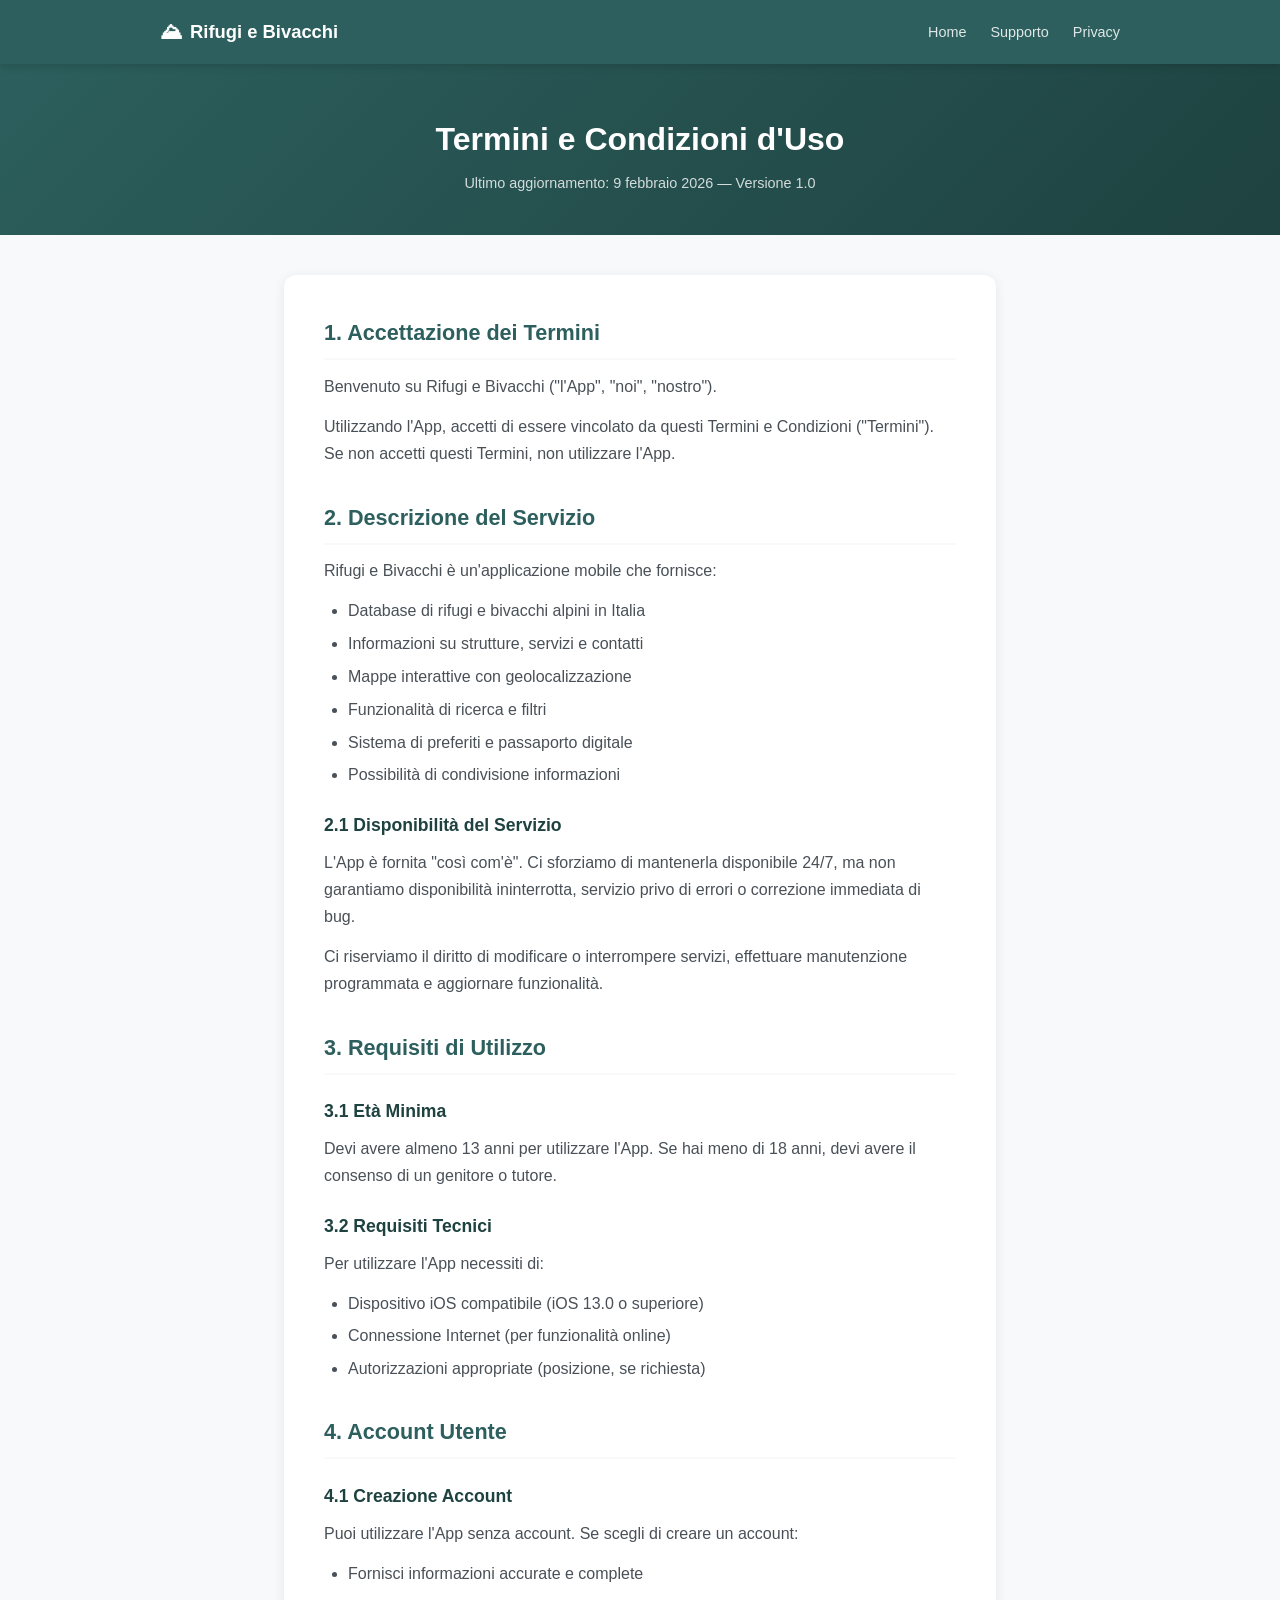
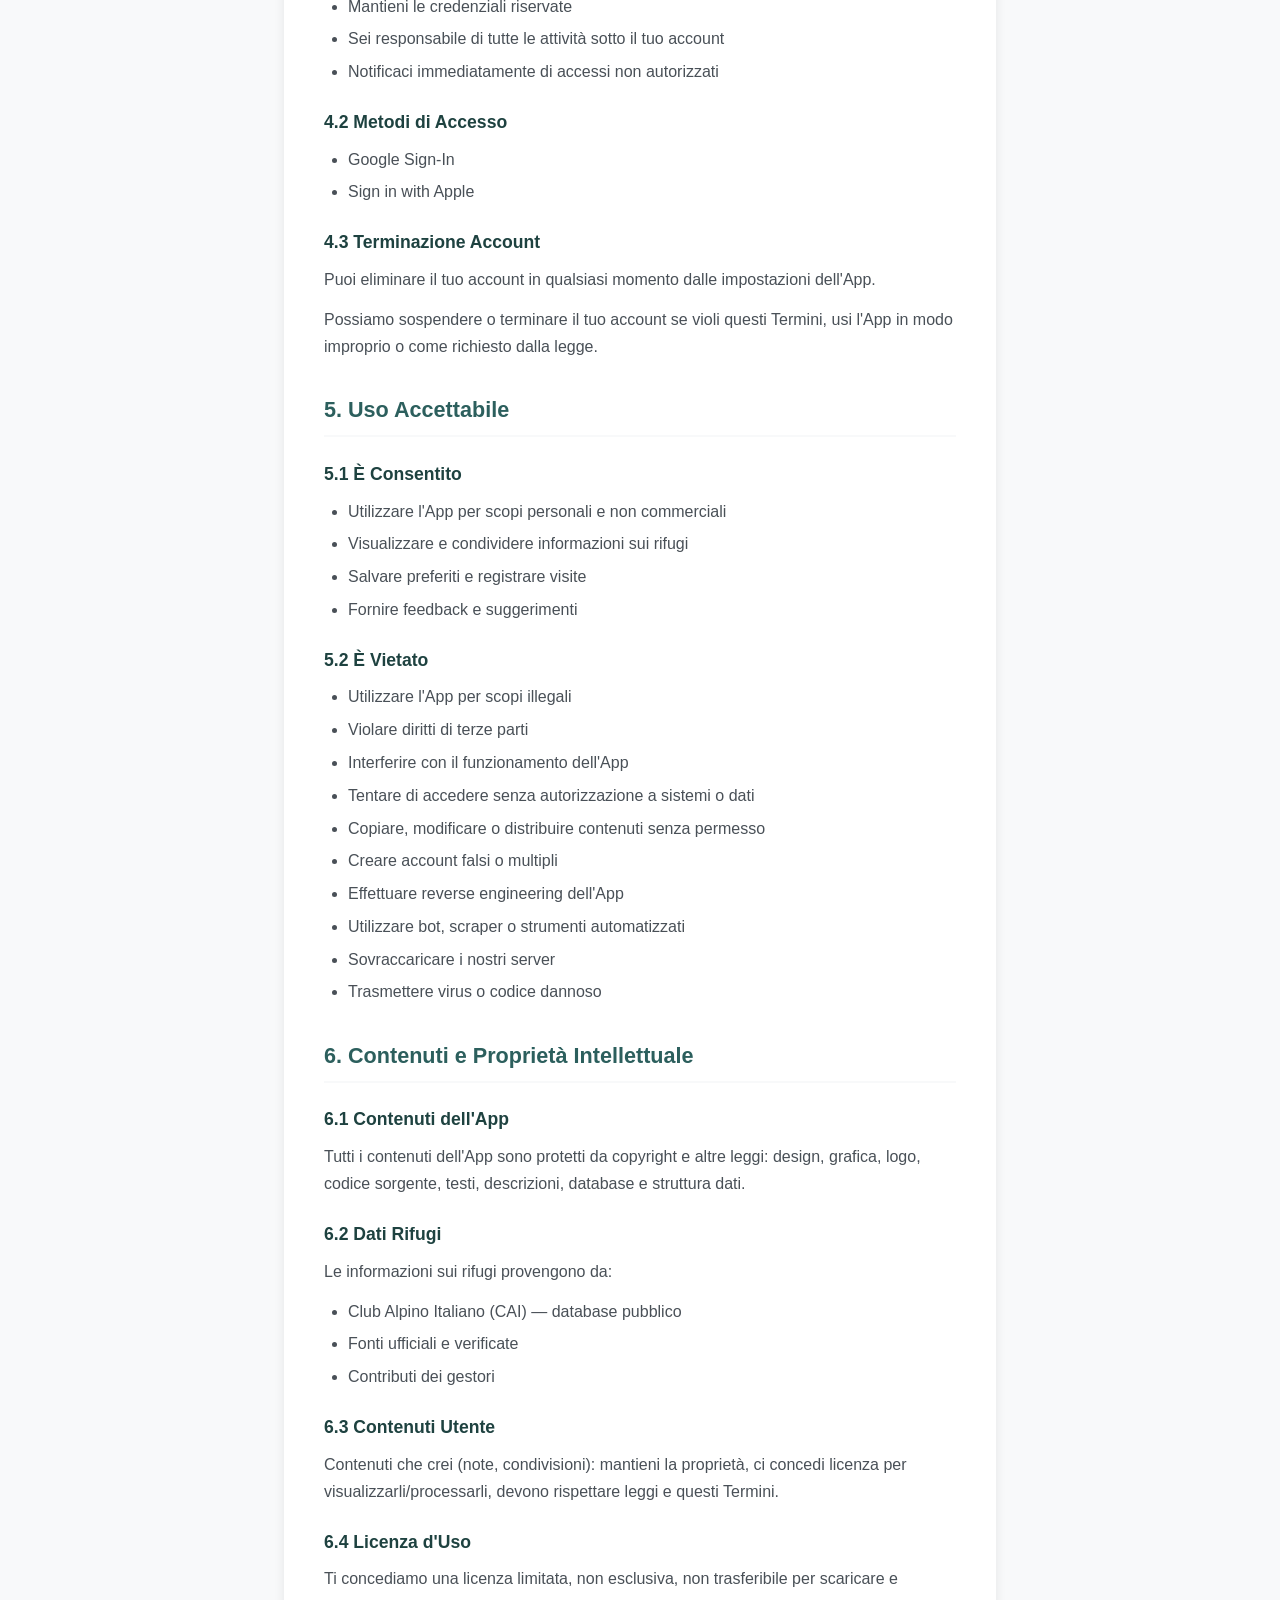
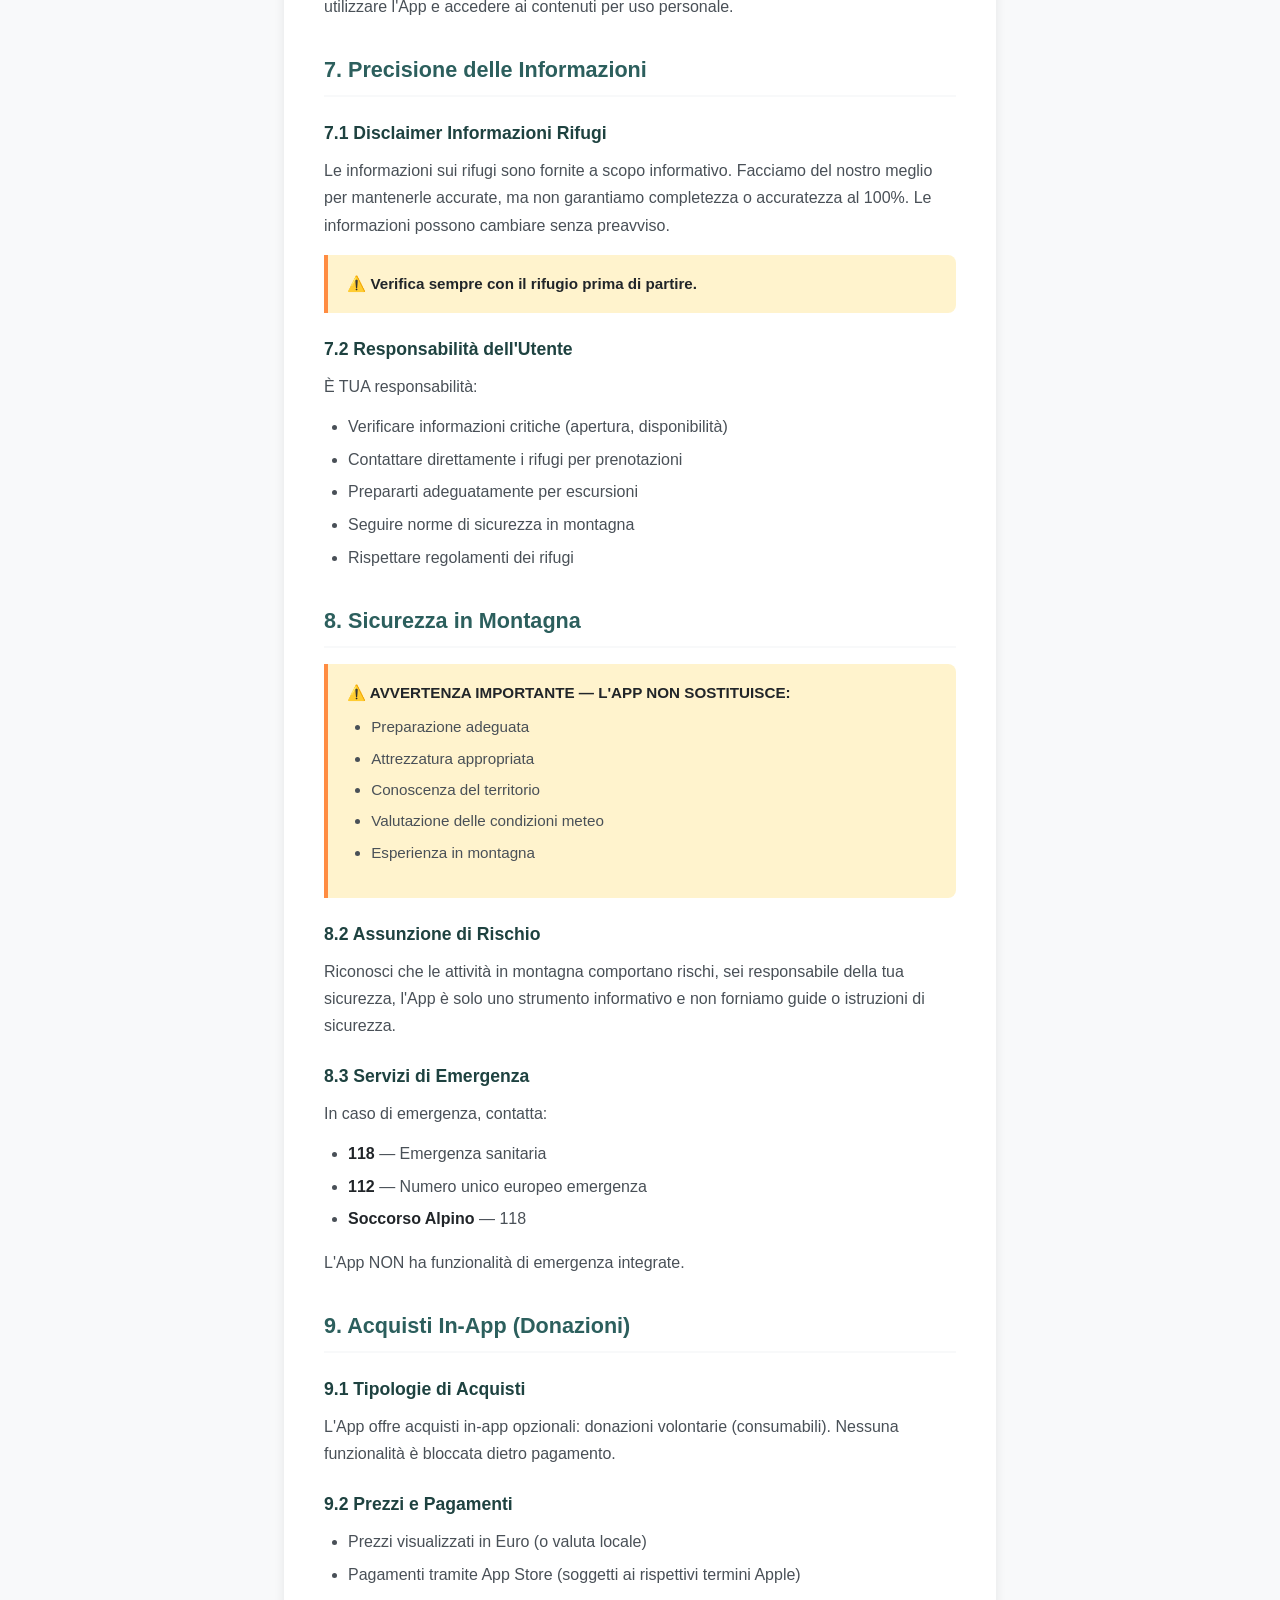
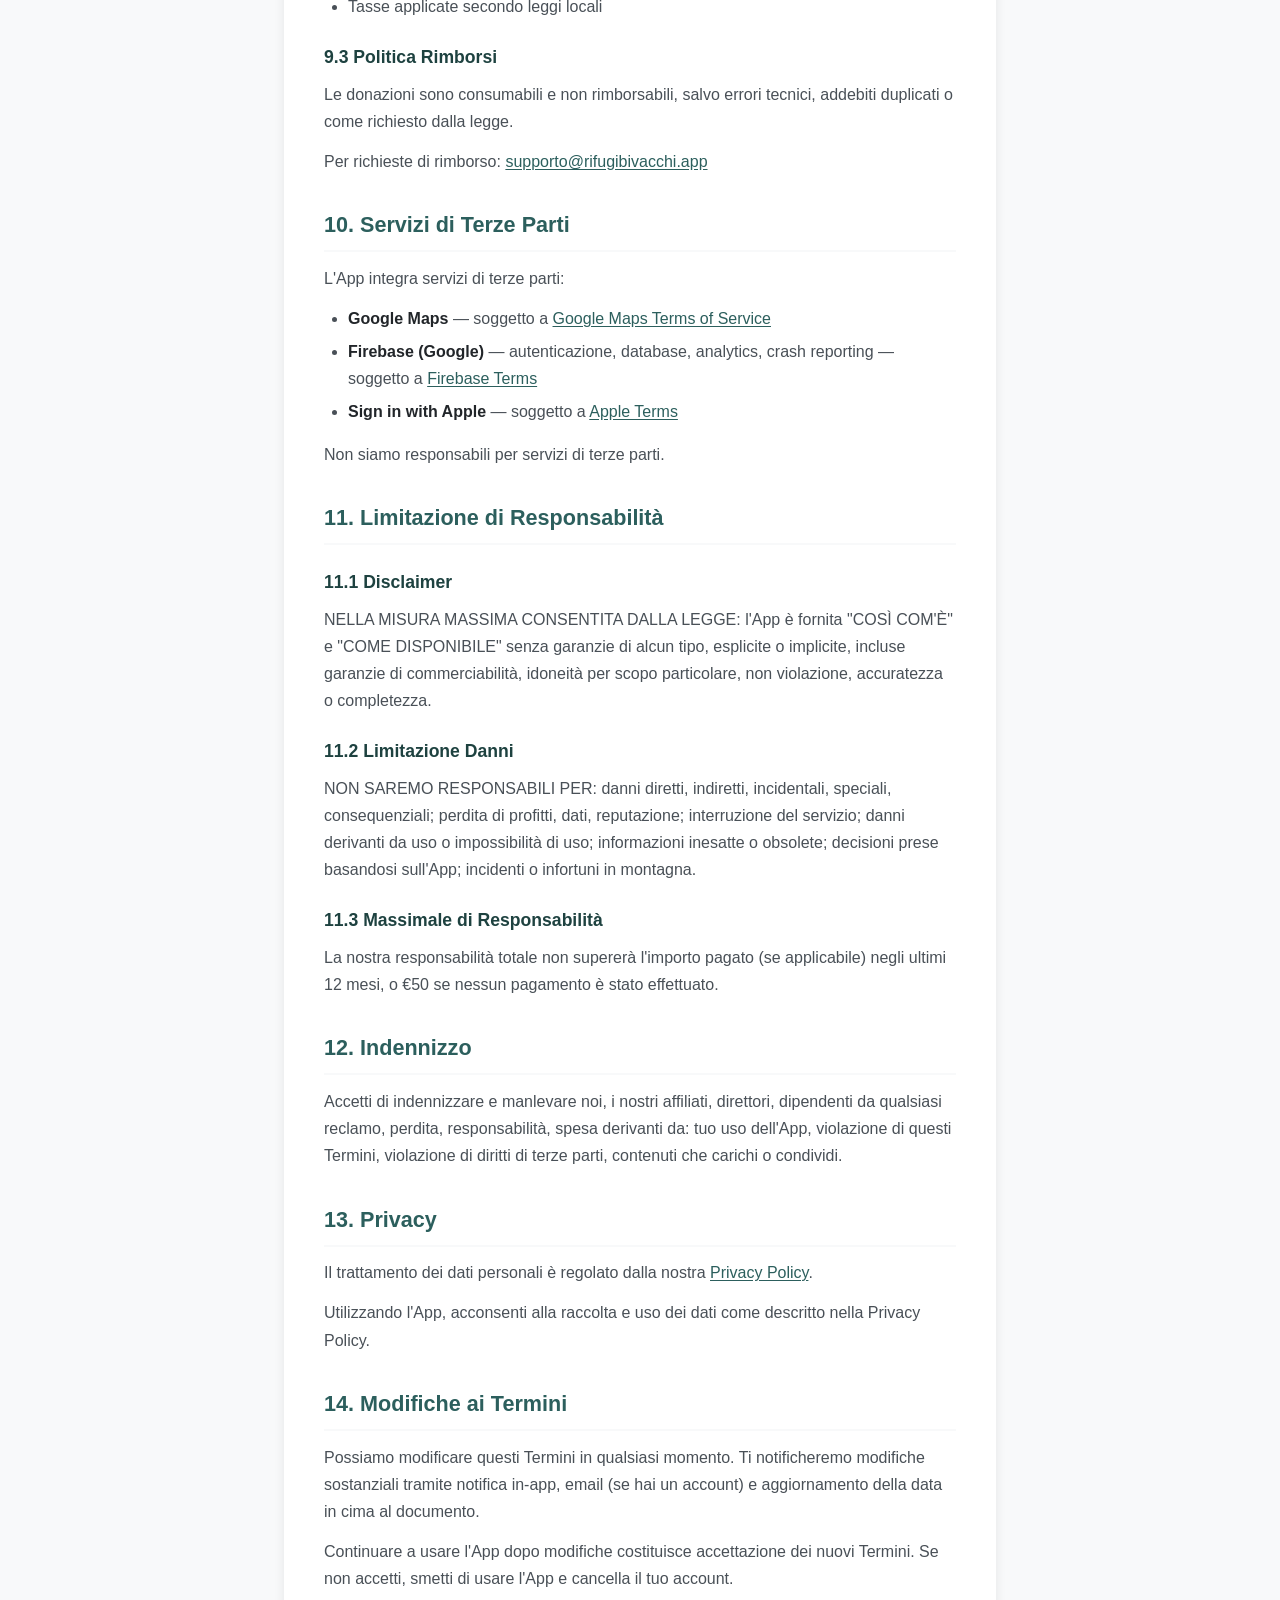
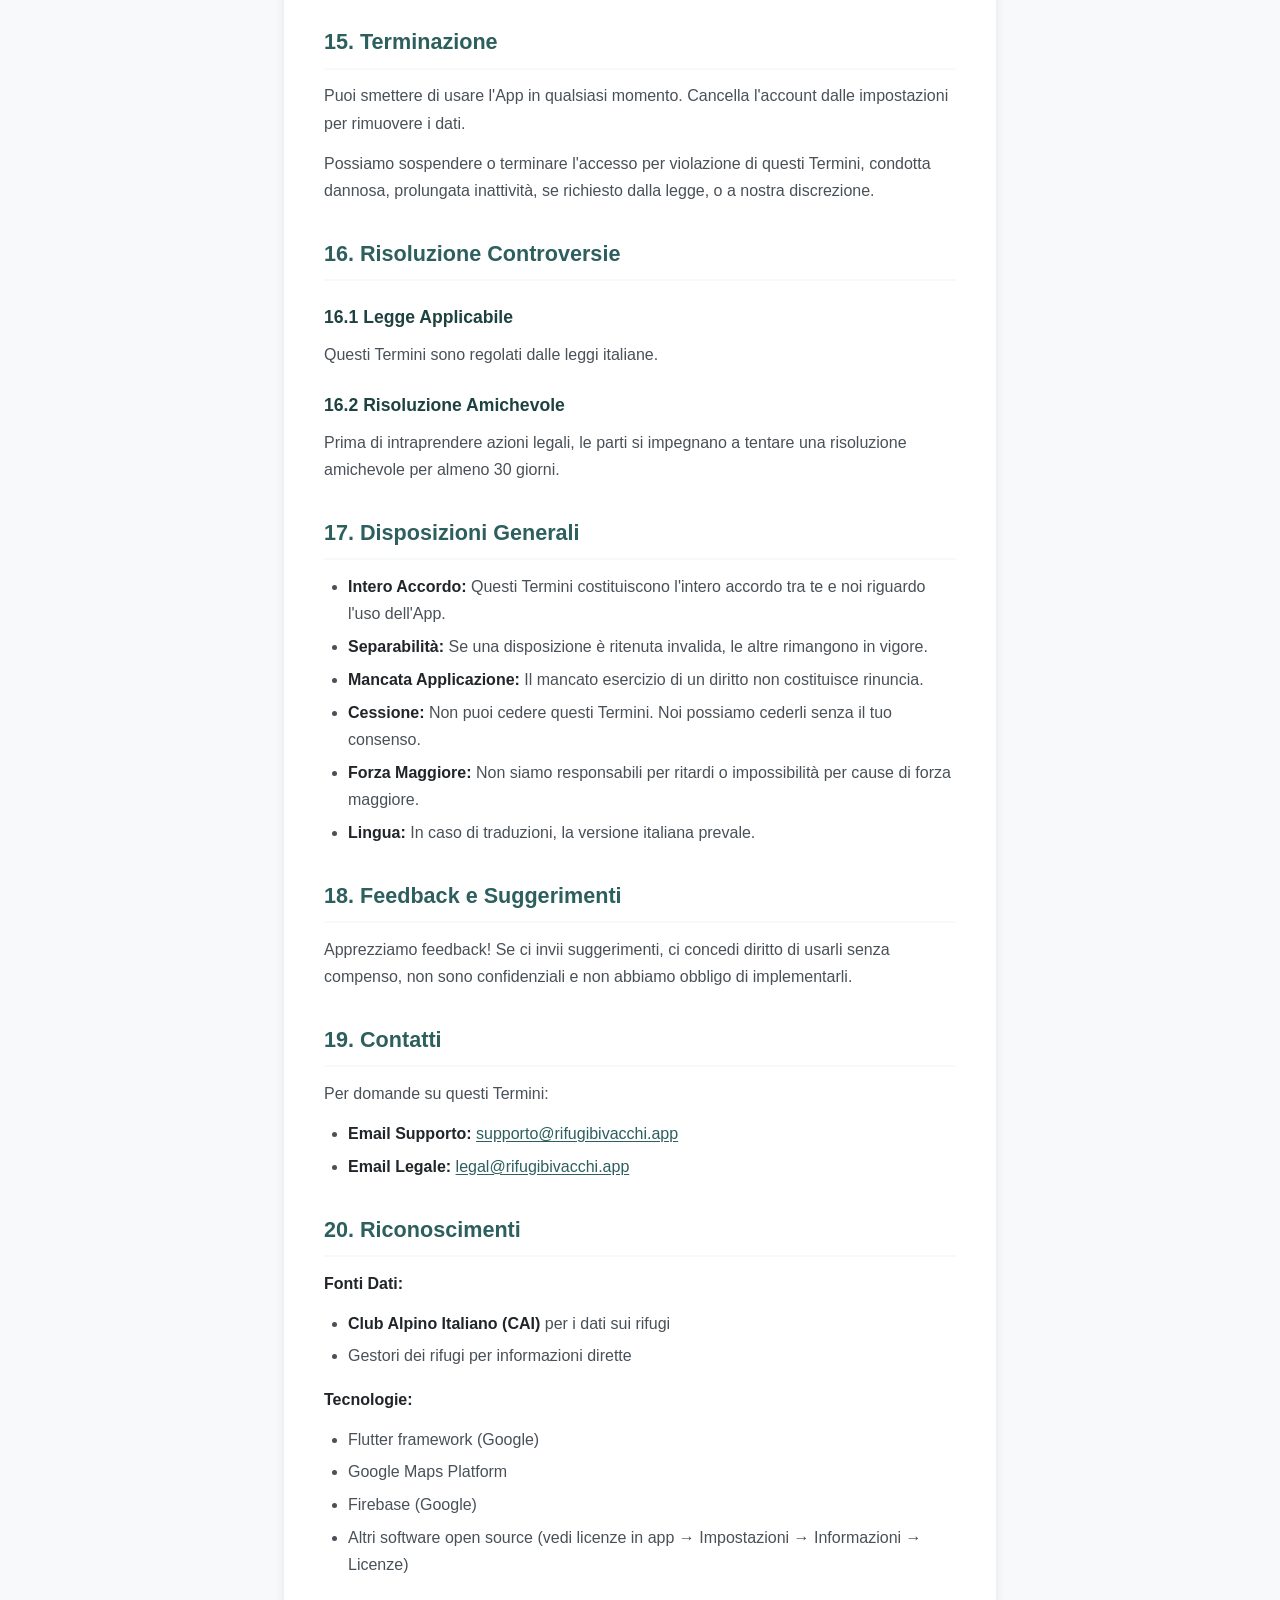
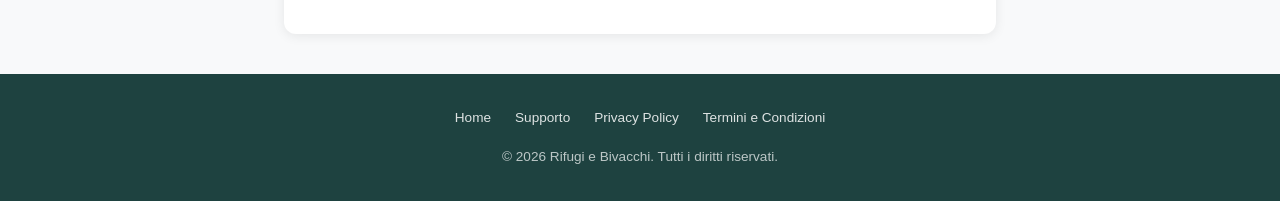
<file: terms.html>
<!DOCTYPE html>
<html lang="it">
<head>
  <meta charset="UTF-8">
  <meta name="viewport" content="width=device-width, initial-scale=1.0">
  <title>Termini e Condizioni — Rifugi e Bivacchi</title>
  <meta name="description" content="Termini e Condizioni d'Uso dell'app Rifugi e Bivacchi.">
  <meta name="theme-color" content="#2C5F5D">
  <link rel="stylesheet" href="style.css">
</head>
<body>

  <!-- Navbar -->
  <nav class="navbar">
    <div class="navbar-inner">
      <a href="index.html" class="navbar-brand">
        <span class="mountain-icon">&#9968;</span> Rifugi e Bivacchi
      </a>
      <ul class="navbar-links">
        <li><a href="index.html">Home</a></li>
        <li><a href="support.html">Supporto</a></li>
        <li><a href="privacy.html">Privacy</a></li>
      </ul>
    </div>
  </nav>

  <!-- Header -->
  <div class="page-header">
    <h1>Termini e Condizioni d'Uso</h1>
    <p class="last-updated">Ultimo aggiornamento: 9 febbraio 2026 &mdash; Versione 1.0</p>
  </div>

  <!-- Content -->
  <main class="content">
    <div class="content-card">

      <h2>1. Accettazione dei Termini</h2>
      <p>Benvenuto su Rifugi e Bivacchi ("l'App", "noi", "nostro").</p>
      <p>Utilizzando l'App, accetti di essere vincolato da questi Termini e Condizioni ("Termini"). Se non accetti questi Termini, non utilizzare l'App.</p>

      <h2>2. Descrizione del Servizio</h2>
      <p>Rifugi e Bivacchi è un'applicazione mobile che fornisce:</p>
      <ul>
        <li>Database di rifugi e bivacchi alpini in Italia</li>
        <li>Informazioni su strutture, servizi e contatti</li>
        <li>Mappe interattive con geolocalizzazione</li>
        <li>Funzionalità di ricerca e filtri</li>
        <li>Sistema di preferiti e passaporto digitale</li>
        <li>Possibilità di condivisione informazioni</li>
      </ul>

      <h3>2.1 Disponibilità del Servizio</h3>
      <p>L'App è fornita "così com'è". Ci sforziamo di mantenerla disponibile 24/7, ma non garantiamo disponibilità ininterrotta, servizio privo di errori o correzione immediata di bug.</p>
      <p>Ci riserviamo il diritto di modificare o interrompere servizi, effettuare manutenzione programmata e aggiornare funzionalità.</p>

      <h2>3. Requisiti di Utilizzo</h2>

      <h3>3.1 Età Minima</h3>
      <p>Devi avere almeno 13 anni per utilizzare l'App. Se hai meno di 18 anni, devi avere il consenso di un genitore o tutore.</p>

      <h3>3.2 Requisiti Tecnici</h3>
      <p>Per utilizzare l'App necessiti di:</p>
      <ul>
        <li>Dispositivo iOS compatibile (iOS 13.0 o superiore)</li>
        <li>Connessione Internet (per funzionalità online)</li>
        <li>Autorizzazioni appropriate (posizione, se richiesta)</li>
      </ul>

      <h2>4. Account Utente</h2>

      <h3>4.1 Creazione Account</h3>
      <p>Puoi utilizzare l'App senza account. Se scegli di creare un account:</p>
      <ul>
        <li>Fornisci informazioni accurate e complete</li>
        <li>Mantieni le credenziali riservate</li>
        <li>Sei responsabile di tutte le attività sotto il tuo account</li>
        <li>Notificaci immediatamente di accessi non autorizzati</li>
      </ul>

      <h3>4.2 Metodi di Accesso</h3>
      <ul>
        <li>Google Sign-In</li>
        <li>Sign in with Apple</li>
      </ul>

      <h3>4.3 Terminazione Account</h3>
      <p>Puoi eliminare il tuo account in qualsiasi momento dalle impostazioni dell'App.</p>
      <p>Possiamo sospendere o terminare il tuo account se violi questi Termini, usi l'App in modo improprio o come richiesto dalla legge.</p>

      <h2>5. Uso Accettabile</h2>

      <h3>5.1 È Consentito</h3>
      <ul>
        <li>Utilizzare l'App per scopi personali e non commerciali</li>
        <li>Visualizzare e condividere informazioni sui rifugi</li>
        <li>Salvare preferiti e registrare visite</li>
        <li>Fornire feedback e suggerimenti</li>
      </ul>

      <h3>5.2 È Vietato</h3>
      <ul>
        <li>Utilizzare l'App per scopi illegali</li>
        <li>Violare diritti di terze parti</li>
        <li>Interferire con il funzionamento dell'App</li>
        <li>Tentare di accedere senza autorizzazione a sistemi o dati</li>
        <li>Copiare, modificare o distribuire contenuti senza permesso</li>
        <li>Creare account falsi o multipli</li>
        <li>Effettuare reverse engineering dell'App</li>
        <li>Utilizzare bot, scraper o strumenti automatizzati</li>
        <li>Sovraccaricare i nostri server</li>
        <li>Trasmettere virus o codice dannoso</li>
      </ul>

      <h2>6. Contenuti e Proprietà Intellettuale</h2>

      <h3>6.1 Contenuti dell'App</h3>
      <p>Tutti i contenuti dell'App sono protetti da copyright e altre leggi: design, grafica, logo, codice sorgente, testi, descrizioni, database e struttura dati.</p>

      <h3>6.2 Dati Rifugi</h3>
      <p>Le informazioni sui rifugi provengono da:</p>
      <ul>
        <li>Club Alpino Italiano (CAI) &mdash; database pubblico</li>
        <li>Fonti ufficiali e verificate</li>
        <li>Contributi dei gestori</li>
      </ul>

      <h3>6.3 Contenuti Utente</h3>
      <p>Contenuti che crei (note, condivisioni): mantieni la proprietà, ci concedi licenza per visualizzarli/processarli, devono rispettare leggi e questi Termini.</p>

      <h3>6.4 Licenza d'Uso</h3>
      <p>Ti concediamo una licenza limitata, non esclusiva, non trasferibile per scaricare e utilizzare l'App e accedere ai contenuti per uso personale.</p>

      <h2>7. Precisione delle Informazioni</h2>

      <h3>7.1 Disclaimer Informazioni Rifugi</h3>
      <p>Le informazioni sui rifugi sono fornite a scopo informativo. Facciamo del nostro meglio per mantenerle accurate, ma non garantiamo completezza o accuratezza al 100%. Le informazioni possono cambiare senza preavviso.</p>
      <div class="warning">
        <strong>&#9888;&#65039; Verifica sempre con il rifugio prima di partire.</strong>
      </div>

      <h3>7.2 Responsabilità dell'Utente</h3>
      <p>È TUA responsabilità:</p>
      <ul>
        <li>Verificare informazioni critiche (apertura, disponibilità)</li>
        <li>Contattare direttamente i rifugi per prenotazioni</li>
        <li>Prepararti adeguatamente per escursioni</li>
        <li>Seguire norme di sicurezza in montagna</li>
        <li>Rispettare regolamenti dei rifugi</li>
      </ul>

      <h2>8. Sicurezza in Montagna</h2>

      <div class="warning">
        <strong>&#9888;&#65039; AVVERTENZA IMPORTANTE &mdash; L'APP NON SOSTITUISCE:</strong>
        <ul>
          <li>Preparazione adeguata</li>
          <li>Attrezzatura appropriata</li>
          <li>Conoscenza del territorio</li>
          <li>Valutazione delle condizioni meteo</li>
          <li>Esperienza in montagna</li>
        </ul>
      </div>

      <h3>8.2 Assunzione di Rischio</h3>
      <p>Riconosci che le attività in montagna comportano rischi, sei responsabile della tua sicurezza, l'App è solo uno strumento informativo e non forniamo guide o istruzioni di sicurezza.</p>

      <h3>8.3 Servizi di Emergenza</h3>
      <p>In caso di emergenza, contatta:</p>
      <ul>
        <li><strong>118</strong> &mdash; Emergenza sanitaria</li>
        <li><strong>112</strong> &mdash; Numero unico europeo emergenza</li>
        <li><strong>Soccorso Alpino</strong> &mdash; 118</li>
      </ul>
      <p>L'App NON ha funzionalità di emergenza integrate.</p>

      <h2>9. Acquisti In-App (Donazioni)</h2>

      <h3>9.1 Tipologie di Acquisti</h3>
      <p>L'App offre acquisti in-app opzionali: donazioni volontarie (consumabili). Nessuna funzionalità è bloccata dietro pagamento.</p>

      <h3>9.2 Prezzi e Pagamenti</h3>
      <ul>
        <li>Prezzi visualizzati in Euro (o valuta locale)</li>
        <li>Pagamenti tramite App Store (soggetti ai rispettivi termini Apple)</li>
        <li>Tasse applicate secondo leggi locali</li>
      </ul>

      <h3>9.3 Politica Rimborsi</h3>
      <p>Le donazioni sono consumabili e non rimborsabili, salvo errori tecnici, addebiti duplicati o come richiesto dalla legge.</p>
      <p>Per richieste di rimborso: <a href="mailto:supporto@rifugibivacchi.app">supporto@rifugibivacchi.app</a></p>

      <h2>10. Servizi di Terze Parti</h2>
      <p>L'App integra servizi di terze parti:</p>
      <ul>
        <li><strong>Google Maps</strong> &mdash; soggetto a <a href="https://developers.google.com/maps/terms" target="_blank" rel="noopener">Google Maps Terms of Service</a></li>
        <li><strong>Firebase (Google)</strong> &mdash; autenticazione, database, analytics, crash reporting &mdash; soggetto a <a href="https://firebase.google.com/terms" target="_blank" rel="noopener">Firebase Terms</a></li>
        <li><strong>Sign in with Apple</strong> &mdash; soggetto a <a href="https://www.apple.com/legal/internet-services/itunes/dev/stdeula/" target="_blank" rel="noopener">Apple Terms</a></li>
      </ul>
      <p>Non siamo responsabili per servizi di terze parti.</p>

      <h2>11. Limitazione di Responsabilità</h2>

      <h3>11.1 Disclaimer</h3>
      <p>NELLA MISURA MASSIMA CONSENTITA DALLA LEGGE: l'App è fornita "COSÌ COM'È" e "COME DISPONIBILE" senza garanzie di alcun tipo, esplicite o implicite, incluse garanzie di commerciabilità, idoneità per scopo particolare, non violazione, accuratezza o completezza.</p>

      <h3>11.2 Limitazione Danni</h3>
      <p>NON SAREMO RESPONSABILI PER: danni diretti, indiretti, incidentali, speciali, consequenziali; perdita di profitti, dati, reputazione; interruzione del servizio; danni derivanti da uso o impossibilità di uso; informazioni inesatte o obsolete; decisioni prese basandosi sull'App; incidenti o infortuni in montagna.</p>

      <h3>11.3 Massimale di Responsabilità</h3>
      <p>La nostra responsabilità totale non supererà l'importo pagato (se applicabile) negli ultimi 12 mesi, o &euro;50 se nessun pagamento è stato effettuato.</p>

      <h2>12. Indennizzo</h2>
      <p>Accetti di indennizzare e manlevare noi, i nostri affiliati, direttori, dipendenti da qualsiasi reclamo, perdita, responsabilità, spesa derivanti da: tuo uso dell'App, violazione di questi Termini, violazione di diritti di terze parti, contenuti che carichi o condividi.</p>

      <h2>13. Privacy</h2>
      <p>Il trattamento dei dati personali è regolato dalla nostra <a href="privacy.html">Privacy Policy</a>.</p>
      <p>Utilizzando l'App, acconsenti alla raccolta e uso dei dati come descritto nella Privacy Policy.</p>

      <h2>14. Modifiche ai Termini</h2>
      <p>Possiamo modificare questi Termini in qualsiasi momento. Ti notificheremo modifiche sostanziali tramite notifica in-app, email (se hai un account) e aggiornamento della data in cima al documento.</p>
      <p>Continuare a usare l'App dopo modifiche costituisce accettazione dei nuovi Termini. Se non accetti, smetti di usare l'App e cancella il tuo account.</p>

      <h2>15. Terminazione</h2>
      <p>Puoi smettere di usare l'App in qualsiasi momento. Cancella l'account dalle impostazioni per rimuovere i dati.</p>
      <p>Possiamo sospendere o terminare l'accesso per violazione di questi Termini, condotta dannosa, prolungata inattività, se richiesto dalla legge, o a nostra discrezione.</p>

      <h2>16. Risoluzione Controversie</h2>

      <h3>16.1 Legge Applicabile</h3>
      <p>Questi Termini sono regolati dalle leggi italiane.</p>

      <h3>16.2 Risoluzione Amichevole</h3>
      <p>Prima di intraprendere azioni legali, le parti si impegnano a tentare una risoluzione amichevole per almeno 30 giorni.</p>

      <h2>17. Disposizioni Generali</h2>
      <ul>
        <li><strong>Intero Accordo:</strong> Questi Termini costituiscono l'intero accordo tra te e noi riguardo l'uso dell'App.</li>
        <li><strong>Separabilità:</strong> Se una disposizione è ritenuta invalida, le altre rimangono in vigore.</li>
        <li><strong>Mancata Applicazione:</strong> Il mancato esercizio di un diritto non costituisce rinuncia.</li>
        <li><strong>Cessione:</strong> Non puoi cedere questi Termini. Noi possiamo cederli senza il tuo consenso.</li>
        <li><strong>Forza Maggiore:</strong> Non siamo responsabili per ritardi o impossibilità per cause di forza maggiore.</li>
        <li><strong>Lingua:</strong> In caso di traduzioni, la versione italiana prevale.</li>
      </ul>

      <h2>18. Feedback e Suggerimenti</h2>
      <p>Apprezziamo feedback! Se ci invii suggerimenti, ci concedi diritto di usarli senza compenso, non sono confidenziali e non abbiamo obbligo di implementarli.</p>

      <h2>19. Contatti</h2>
      <p>Per domande su questi Termini:</p>
      <ul>
        <li><strong>Email Supporto:</strong> <a href="mailto:supporto@rifugibivacchi.app">supporto@rifugibivacchi.app</a></li>
        <li><strong>Email Legale:</strong> <a href="mailto:legal@rifugibivacchi.app">legal@rifugibivacchi.app</a></li>
      </ul>

      <h2>20. Riconoscimenti</h2>
      <p><strong>Fonti Dati:</strong></p>
      <ul>
        <li><strong>Club Alpino Italiano (CAI)</strong> per i dati sui rifugi</li>
        <li>Gestori dei rifugi per informazioni dirette</li>
      </ul>
      <p><strong>Tecnologie:</strong></p>
      <ul>
        <li>Flutter framework (Google)</li>
        <li>Google Maps Platform</li>
        <li>Firebase (Google)</li>
        <li>Altri software open source (vedi licenze in app &rarr; Impostazioni &rarr; Informazioni &rarr; Licenze)</li>
      </ul>

    </div>
  </main>

  <!-- Footer -->
  <footer class="site-footer">
    <ul class="footer-links">
      <li><a href="index.html">Home</a></li>
      <li><a href="support.html">Supporto</a></li>
      <li><a href="privacy.html">Privacy Policy</a></li>
      <li><a href="terms.html">Termini e Condizioni</a></li>
    </ul>
    <p>&copy; 2026 Rifugi e Bivacchi. Tutti i diritti riservati.</p>
  </footer>

</body>
</html>
</file>
<file: style.css>
/* ============================================================
   Rifugi e Bivacchi — GitHub Pages Stylesheet
   Colori: deepTeal #2C5F5D, foresta #4A7C3C, cielo #87CEEB,
           neve #F8F9FA, roccia #6C757D, tramonto #FF8C42
   ============================================================ */

:root {
  --deep-teal: #2C5F5D;
  --deep-teal-light: #3a7d7a;
  --deep-teal-dark: #1e4240;
  --foresta: #4A7C3C;
  --cielo: #87CEEB;
  --neve: #F8F9FA;
  --roccia: #6C757D;
  --tramonto: #FF8C42;
  --text-primary: #212529;
  --text-secondary: #495057;
  --border: #dee2e6;
  --bg-white: #ffffff;
  --shadow: 0 2px 12px rgba(0, 0, 0, 0.08);
  --shadow-lg: 0 8px 30px rgba(0, 0, 0, 0.12);
}

/* Reset */
*, *::before, *::after {
  box-sizing: border-box;
  margin: 0;
  padding: 0;
}

html {
  scroll-behavior: smooth;
  font-size: 16px;
}

body {
  font-family: -apple-system, BlinkMacSystemFont, 'Segoe UI', Roboto, 'Helvetica Neue', Arial, sans-serif;
  line-height: 1.7;
  color: var(--text-primary);
  background-color: var(--neve);
  min-height: 100vh;
  display: flex;
  flex-direction: column;
}

/* ---- Navigation ---- */
.navbar {
  background: var(--deep-teal);
  padding: 0.8rem 1.5rem;
  position: sticky;
  top: 0;
  z-index: 100;
  box-shadow: 0 2px 8px rgba(0, 0, 0, 0.15);
}

.navbar-inner {
  max-width: 960px;
  margin: 0 auto;
  display: flex;
  align-items: center;
  justify-content: space-between;
}

.navbar-brand {
  color: #fff;
  text-decoration: none;
  font-size: 1.15rem;
  font-weight: 700;
  display: flex;
  align-items: center;
  gap: 0.5rem;
}

.navbar-brand:hover {
  opacity: 0.9;
}

.navbar-brand .mountain-icon {
  font-size: 1.4rem;
}

.navbar-links {
  display: flex;
  gap: 1.5rem;
  list-style: none;
}

.navbar-links a {
  color: rgba(255, 255, 255, 0.85);
  text-decoration: none;
  font-size: 0.9rem;
  font-weight: 500;
  transition: color 0.2s;
}

.navbar-links a:hover,
.navbar-links a.active {
  color: #fff;
}

/* ---- Hero section ---- */
.hero {
  background: linear-gradient(135deg, var(--deep-teal), var(--deep-teal-dark));
  color: #fff;
  text-align: center;
  padding: 4rem 1.5rem 3.5rem;
}

.hero h1 {
  font-size: 2.4rem;
  margin-bottom: 0.6rem;
  font-weight: 800;
}

.hero .subtitle {
  font-size: 1.15rem;
  opacity: 0.9;
  margin-bottom: 2rem;
  max-width: 560px;
  margin-left: auto;
  margin-right: auto;
}

.hero .mountain-emoji {
  font-size: 3.5rem;
  display: block;
  margin-bottom: 1rem;
}

/* Badge download */
.store-badges {
  display: flex;
  justify-content: center;
  gap: 1rem;
  flex-wrap: wrap;
  margin-top: 1.5rem;
}

.store-badge {
  display: inline-flex;
  align-items: center;
  gap: 0.5rem;
  background: rgba(255, 255, 255, 0.15);
  border: 1px solid rgba(255, 255, 255, 0.3);
  color: #fff;
  padding: 0.65rem 1.3rem;
  border-radius: 8px;
  text-decoration: none;
  font-weight: 600;
  font-size: 0.9rem;
  transition: background 0.2s;
}

.store-badge:hover {
  background: rgba(255, 255, 255, 0.25);
}

/* ---- Features grid ---- */
.features {
  max-width: 960px;
  margin: -2rem auto 3rem;
  padding: 0 1.5rem;
  display: grid;
  grid-template-columns: repeat(auto-fit, minmax(260px, 1fr));
  gap: 1.5rem;
}

.feature-card {
  background: var(--bg-white);
  border-radius: 12px;
  padding: 1.8rem;
  box-shadow: var(--shadow);
  text-align: center;
}

.feature-card .icon {
  font-size: 2.2rem;
  margin-bottom: 0.8rem;
  display: block;
}

.feature-card h3 {
  font-size: 1.05rem;
  margin-bottom: 0.4rem;
  color: var(--deep-teal);
}

.feature-card p {
  font-size: 0.9rem;
  color: var(--text-secondary);
}

/* ---- Main content (legal pages, support) ---- */
main {
  flex: 1;
}

.page-header {
  background: linear-gradient(135deg, var(--deep-teal), var(--deep-teal-dark));
  color: #fff;
  padding: 3rem 1.5rem 2.5rem;
  text-align: center;
}

.page-header h1 {
  font-size: 2rem;
  font-weight: 800;
  margin-bottom: 0.3rem;
}

.page-header .last-updated {
  font-size: 0.9rem;
  opacity: 0.8;
}

.content {
  max-width: 760px;
  margin: 2.5rem auto;
  padding: 0 1.5rem;
}

.content-card {
  background: var(--bg-white);
  border-radius: 12px;
  padding: 2.5rem;
  box-shadow: var(--shadow);
}

.content-card h2 {
  font-size: 1.35rem;
  color: var(--deep-teal);
  margin: 2rem 0 0.8rem;
  padding-bottom: 0.4rem;
  border-bottom: 2px solid var(--neve);
}

.content-card h2:first-child {
  margin-top: 0;
}

.content-card h3 {
  font-size: 1.1rem;
  color: var(--deep-teal-dark);
  margin: 1.4rem 0 0.5rem;
}

.content-card p {
  margin-bottom: 0.8rem;
  color: var(--text-secondary);
}

.content-card ul,
.content-card ol {
  margin: 0.5rem 0 1rem 1.5rem;
  color: var(--text-secondary);
}

.content-card li {
  margin-bottom: 0.35rem;
}

.content-card a {
  color: var(--deep-teal);
  text-decoration: underline;
  text-underline-offset: 2px;
}

.content-card a:hover {
  color: var(--deep-teal-light);
}

.content-card strong {
  color: var(--text-primary);
}

.content-card .warning {
  background: #fff3cd;
  border-left: 4px solid var(--tramonto);
  padding: 1rem 1.2rem;
  border-radius: 0 8px 8px 0;
  margin: 1rem 0;
  font-size: 0.95rem;
}

.content-card .info-box {
  background: #e8f4f8;
  border-left: 4px solid var(--deep-teal);
  padding: 1rem 1.2rem;
  border-radius: 0 8px 8px 0;
  margin: 1rem 0;
  font-size: 0.95rem;
}

/* ---- Support page specifics ---- */
.contact-grid {
  display: grid;
  grid-template-columns: repeat(auto-fit, minmax(220px, 1fr));
  gap: 1.2rem;
  margin: 1.5rem 0;
}

.contact-card {
  background: var(--neve);
  border-radius: 10px;
  padding: 1.5rem;
  text-align: center;
}

.contact-card .icon {
  font-size: 2rem;
  margin-bottom: 0.6rem;
  display: block;
}

.contact-card h3 {
  font-size: 1rem;
  margin-bottom: 0.3rem;
  color: var(--deep-teal);
}

.contact-card a {
  color: var(--deep-teal);
  word-break: break-all;
}

.faq-item {
  margin-bottom: 1.5rem;
}

.faq-item h3 {
  font-size: 1rem;
  color: var(--deep-teal);
  margin-bottom: 0.3rem;
}

.faq-item p {
  font-size: 0.92rem;
}

/* ---- Hero extras ---- */
.hero-note {
  font-size: 0.85rem;
  opacity: 0.7;
  margin-top: 1rem;
}

/* ---- Highlights section ---- */
.highlights {
  background: var(--bg-white);
  padding: 3.5rem 1.5rem;
}

.highlights-inner {
  max-width: 960px;
  margin: 0 auto;
  text-align: center;
}

.highlights-inner h2 {
  font-size: 1.6rem;
  color: var(--deep-teal);
  margin-bottom: 2rem;
  font-weight: 800;
}

.highlight-grid {
  display: grid;
  grid-template-columns: repeat(auto-fit, minmax(180px, 1fr));
  gap: 1.5rem;
}

.highlight-item {
  display: flex;
  flex-direction: column;
  align-items: center;
  gap: 0.3rem;
}

.highlight-number {
  font-size: 2.2rem;
  font-weight: 800;
  color: var(--deep-teal);
  line-height: 1.2;
}

.highlight-label {
  font-size: 0.95rem;
  color: var(--text-secondary);
  font-weight: 500;
}

/* ---- How it works ---- */
.how-it-works {
  padding: 3.5rem 1.5rem;
  background: var(--neve);
}

.how-inner {
  max-width: 960px;
  margin: 0 auto;
  text-align: center;
}

.how-inner h2 {
  font-size: 1.6rem;
  color: var(--deep-teal);
  margin-bottom: 2rem;
  font-weight: 800;
}

.steps {
  display: grid;
  grid-template-columns: repeat(auto-fit, minmax(240px, 1fr));
  gap: 2rem;
}

.step {
  background: var(--bg-white);
  border-radius: 12px;
  padding: 2rem 1.5rem;
  box-shadow: var(--shadow);
}

.step-number {
  width: 44px;
  height: 44px;
  background: var(--deep-teal);
  color: #fff;
  border-radius: 50%;
  display: inline-flex;
  align-items: center;
  justify-content: center;
  font-size: 1.2rem;
  font-weight: 800;
  margin-bottom: 1rem;
}

.step h3 {
  font-size: 1.1rem;
  color: var(--deep-teal);
  margin-bottom: 0.5rem;
}

.step p {
  font-size: 0.9rem;
  color: var(--text-secondary);
}

/* ---- CTA section ---- */
.cta-section {
  background: linear-gradient(135deg, var(--deep-teal), var(--foresta));
  color: #fff;
  text-align: center;
  padding: 3.5rem 1.5rem;
}

.cta-section h2 {
  font-size: 1.6rem;
  font-weight: 800;
  margin-bottom: 0.5rem;
}

.cta-section p {
  font-size: 1.05rem;
  opacity: 0.9;
  margin-bottom: 1.5rem;
}

.store-badge-dark {
  background: rgba(0, 0, 0, 0.25);
  border-color: rgba(255, 255, 255, 0.4);
}

.store-badge-dark:hover {
  background: rgba(0, 0, 0, 0.4);
}

/* ---- Footer disclaimer ---- */
.footer-disclaimer {
  font-size: 0.78rem;
  opacity: 0.6;
  margin-top: 0.8rem;
}

/* ---- Footer ---- */
.site-footer {
  background: var(--deep-teal-dark);
  color: rgba(255, 255, 255, 0.7);
  text-align: center;
  padding: 2rem 1.5rem;
  margin-top: auto;
  font-size: 0.85rem;
}

.site-footer a {
  color: rgba(255, 255, 255, 0.85);
  text-decoration: none;
}

.site-footer a:hover {
  color: #fff;
}

.footer-links {
  display: flex;
  justify-content: center;
  gap: 1.5rem;
  list-style: none;
  margin-bottom: 1rem;
  flex-wrap: wrap;
}

/* ---- Responsive ---- */
@media (max-width: 640px) {
  .hero h1 {
    font-size: 1.75rem;
  }

  .hero .subtitle {
    font-size: 1rem;
  }

  .page-header h1 {
    font-size: 1.5rem;
  }

  .content-card {
    padding: 1.5rem;
  }

  .navbar-links {
    gap: 0.8rem;
  }

  .navbar-links a {
    font-size: 0.8rem;
  }

  .features {
    margin-top: -1rem;
  }

  .highlights-inner h2,
  .how-inner h2,
  .cta-section h2 {
    font-size: 1.3rem;
  }

  .highlight-number {
    font-size: 1.8rem;
  }

  .steps {
    gap: 1rem;
  }

  .step {
    padding: 1.5rem 1rem;
  }
}
</file>
